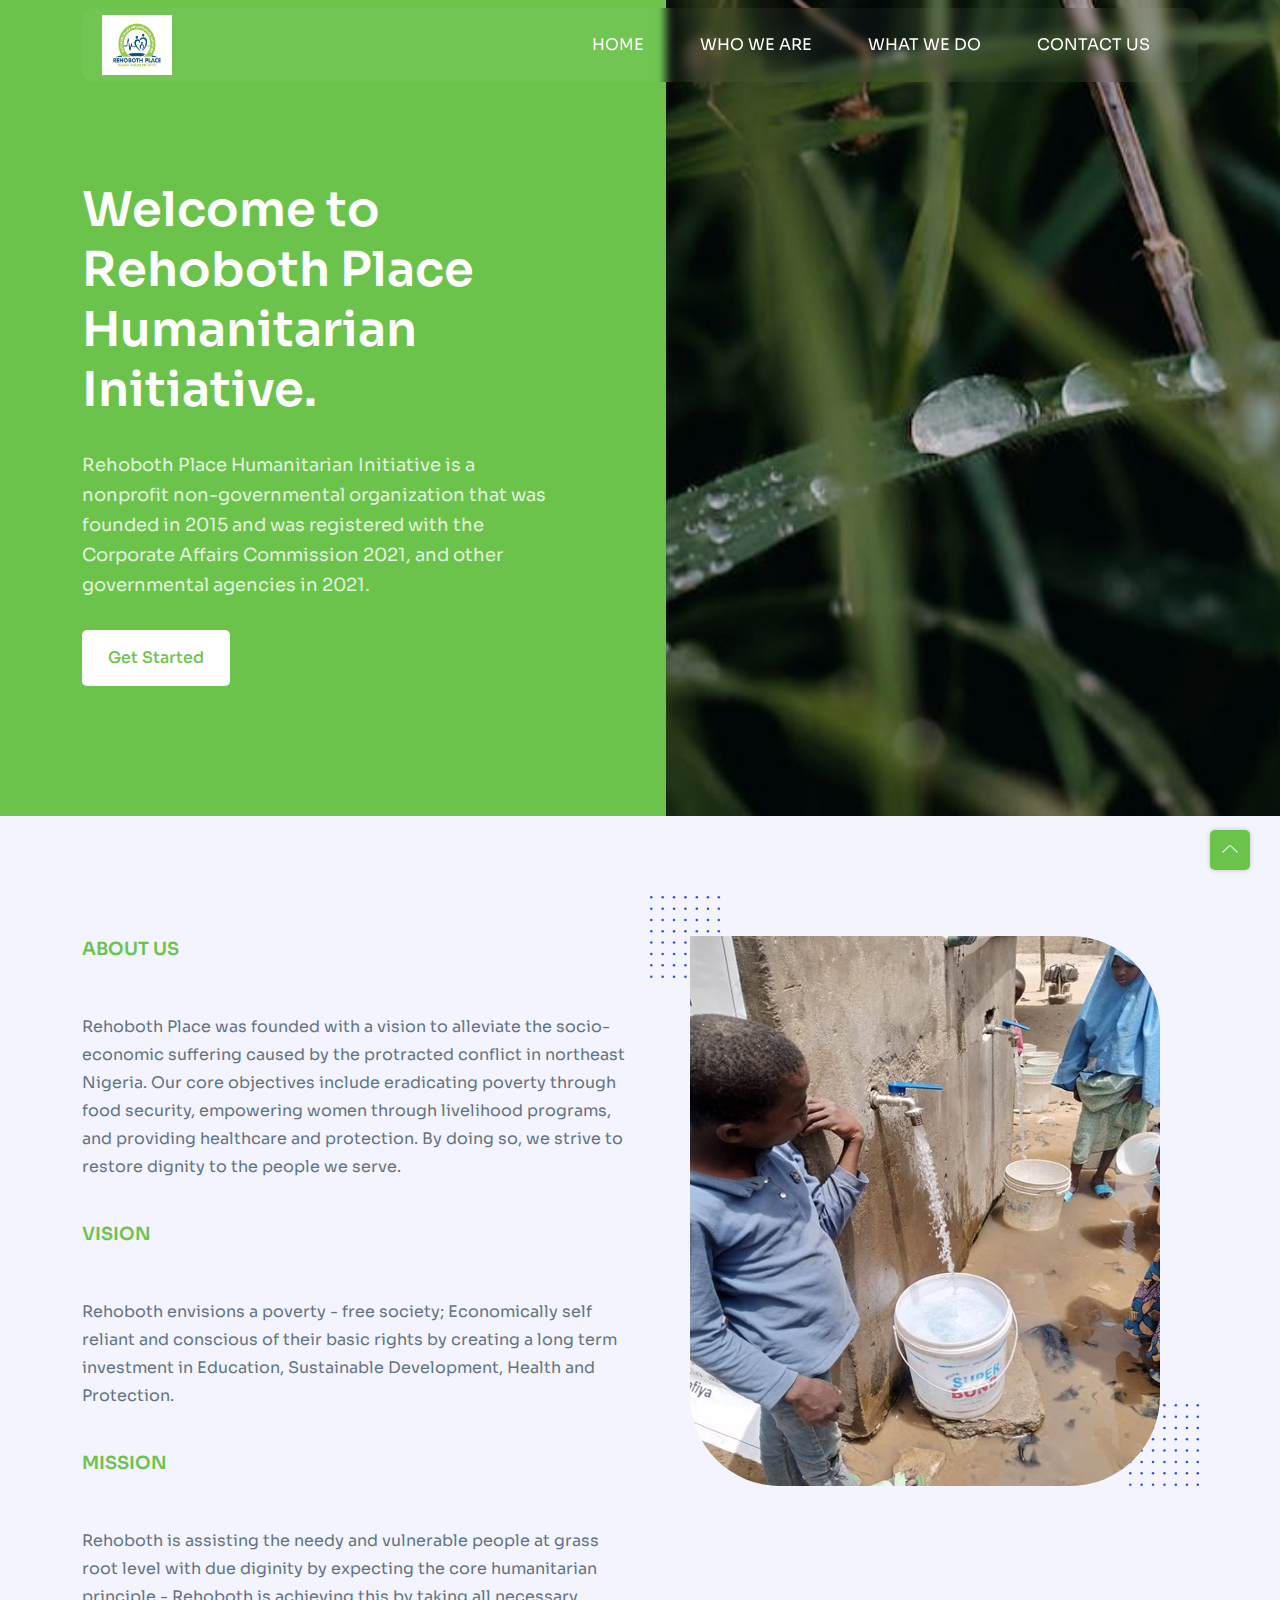
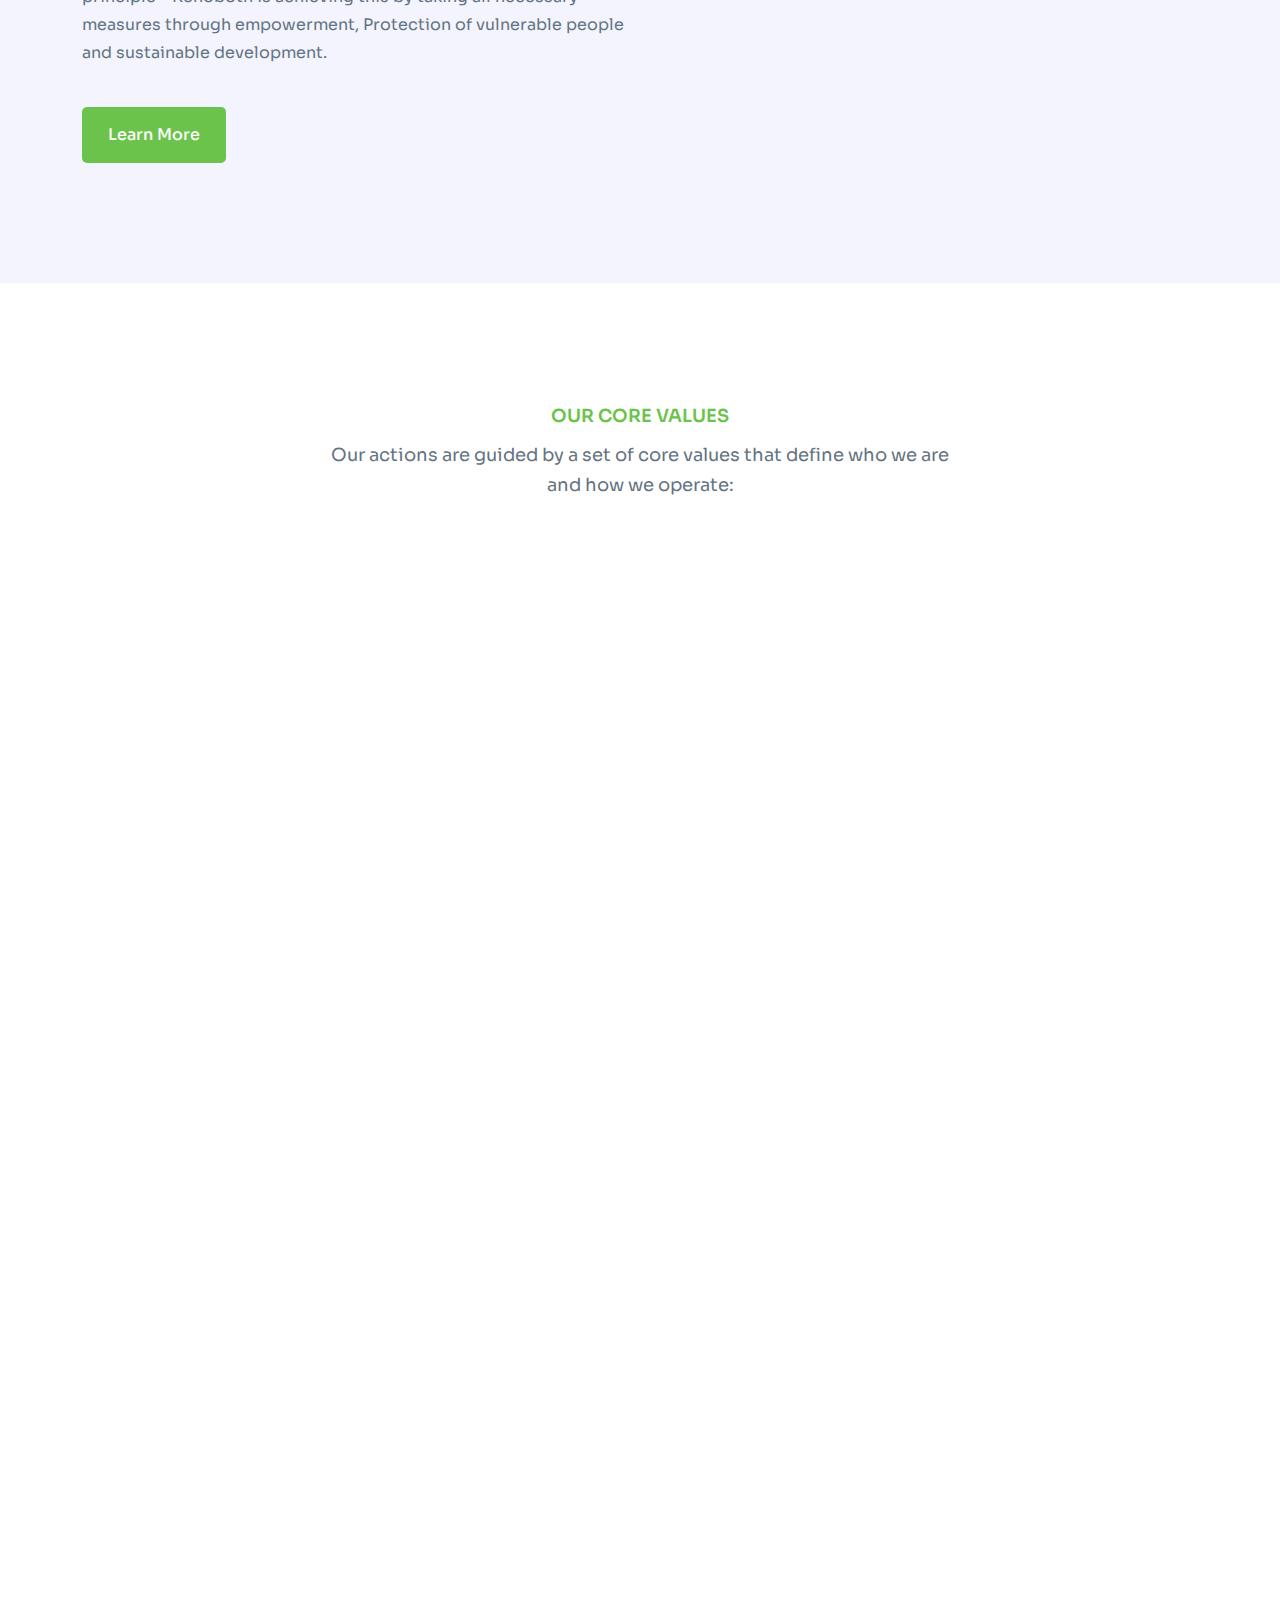
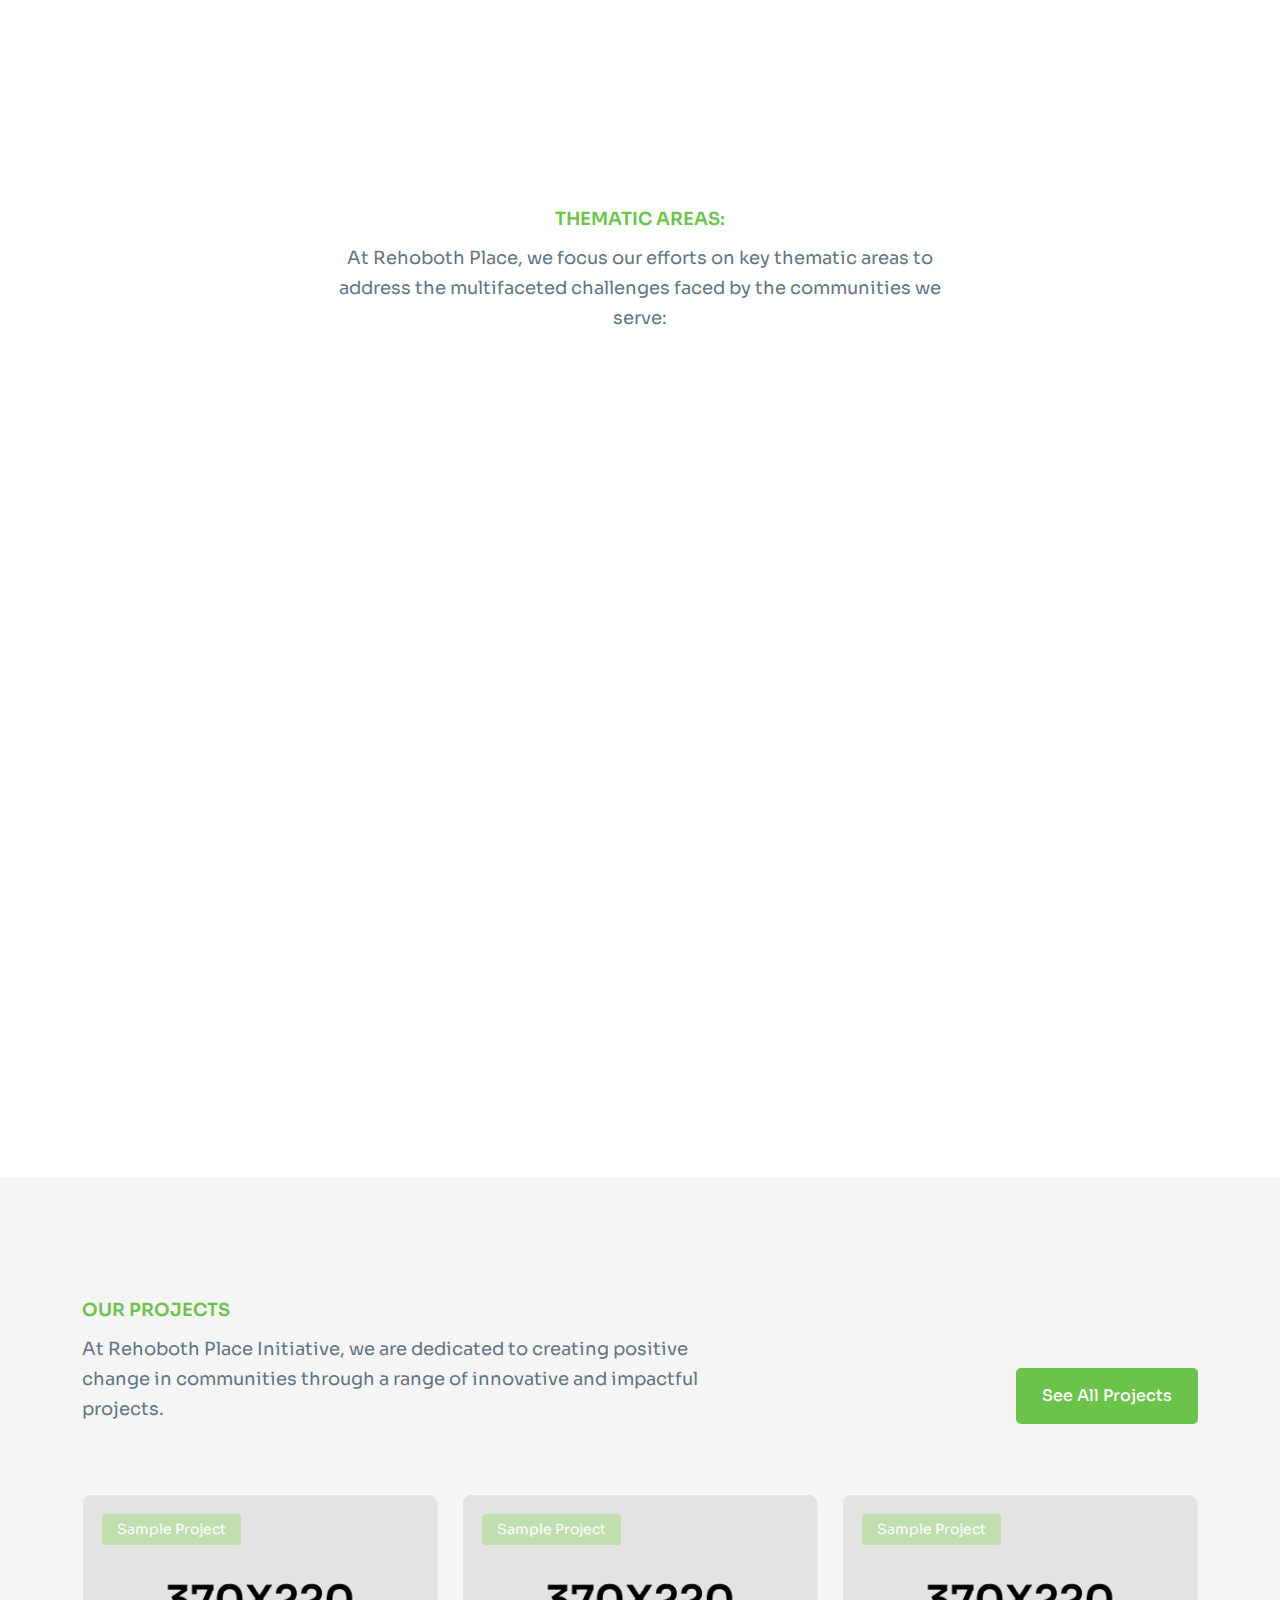
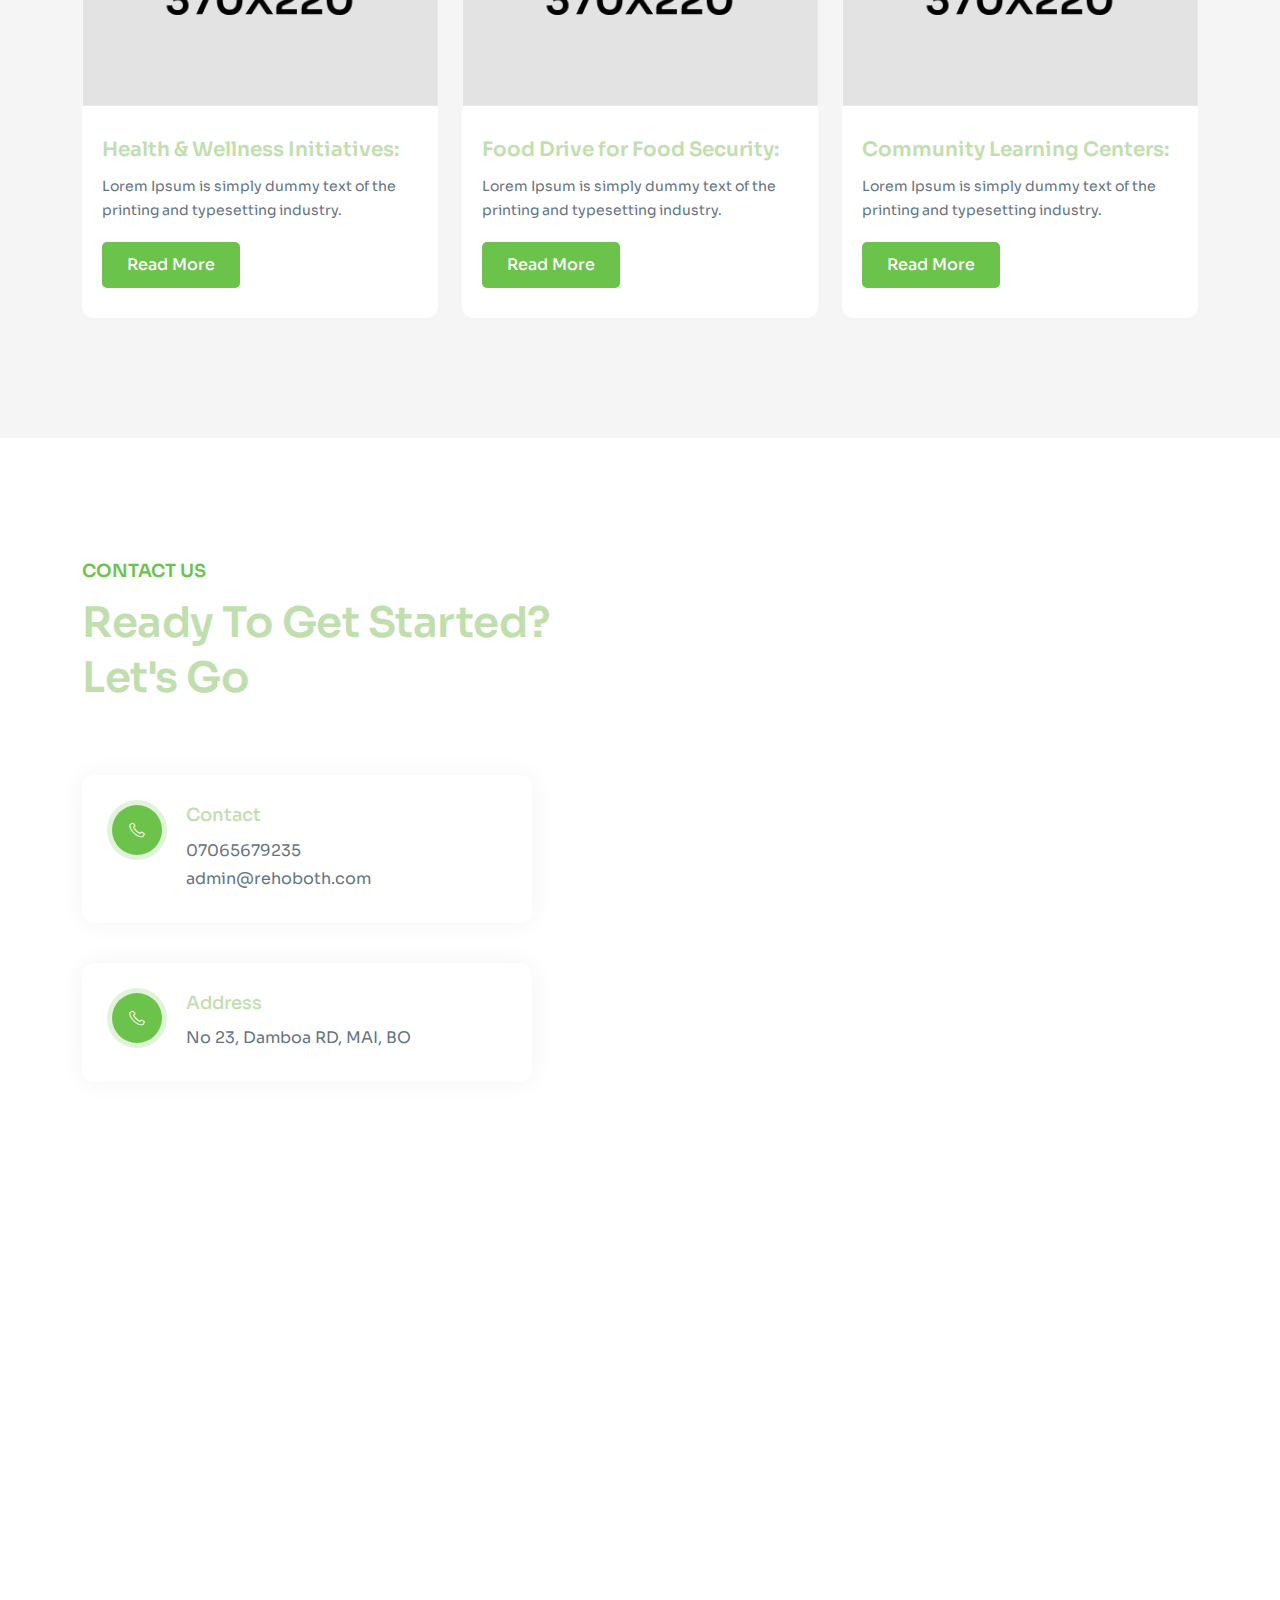
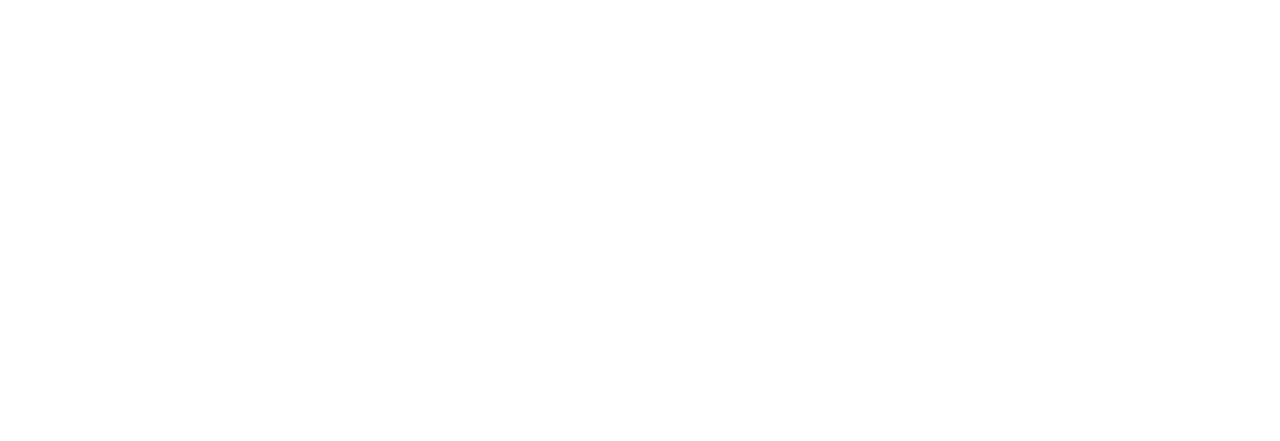
<file: index.html>
<!DOCTYPE html><html lang="en"><head>
    <meta charset="UTF-8">
    <meta http-equiv="X-UA-Compatible" content="IE=edge">
    <meta name="viewport" content="width=device-width, initial-scale=1.0">
    <title>Rehoboth| Place</title>

    <!--====== Favicon Icon ======-->
    <link rel="shortcut icon" href="assets/images/favicon-16x16.png" type="image/svg">

    <!-- ===== All CSS files ===== -->
    <link rel="stylesheet" href="assets/css/bootstrap.min.css">
    <link rel="stylesheet" href="assets/css/animate.css">
    <link rel="stylesheet" href="assets/css/glightbox.min.css">
    <link rel="stylesheet" href="assets/css/lineicons.css">
    <link rel="stylesheet" href="assets/css/styles.css">
  </head>
  <body>
    <!-- ====== Header Start ====== -->
    <header class="header">
      <div class="container">
        <div class="row">
          <div class="col-lg-12">
            <div class="navbar-wrapper">
              <nav class="navbar navbar-expand-lg">
                <a class="navbar-brand" href="index.html">
                  <img src="assets/images/logo/logo.jpeg" alt="Logo" width="70px" height="60px">
                 
                </a>
                <button class="navbar-toggler">
                  <span class="toggler-icon"> </span>
                  <span class="toggler-icon"> </span>
                  <span class="toggler-icon"> </span>
                </button>

                <div class="navbar-collapse">
                  <ul id="nav" class="navbar-nav ms-auto">
                    <li class="nav-item">
                      <a class="menu-scroll" href="#home">HOME</a>
                    </li>
                    <li class="nav-item">
                      <a class="menu-scroll" href="#about">WHO WE ARE</a>
                    </li>
                    <li class="nav-item">
                      <a class="menu-scroll" href="#services">WHAT WE DO</a>
                    </li>

                    <li class="nav-item">
                      <a class="menu-scroll" href="#contact">CONTACT US</a>
                    </li>
                  </ul>
                </div>
              </nav>
            </div>
          </div>
        </div>
      </div>
    </header>
    <!-- ====== Header End ====== -->

    <!-- ====== Hero Start ====== -->
    <section class="hero" id="home">
      <div class="container">
        <div class="row align-items-center">
          <div class="col-md-10 col-lg-6 col-xl-6">
            <div class="hero-content wow fadeInUp" data-wow-delay=".2s">
              <h1 class="hero-title">Welcome to Rehoboth Place Humanitarian Initiative.</h1>
              <p class="hero-desc">
                Rehoboth Place Humanitarian Initiative is a nonprofit non-governmental organization that was founded in 2015 and was registered with the Corporate Affairs Commission 2021, and other governmental agencies in 2021.
              </p>
              <a href="javascript:void(0)" class="main-btn">Get Started</a>
            </div>
          </div>
          <div class="col-lg-6 col-xl-6">
            <div class="hero-image wow fadeInUp" data-wow-delay=".25s">
              <div class="video-btn-wrapper">
                <a href="javascript:void(0)" class="video-btn glightbox">
                  <!-- <i class="lni lni-play"></i> -->
                </a>
              </div>
              <img src="assets/images/hero/hero-img-2.jpg" alt="hero-image" class="image">
            </div>
          </div>
        </div>
      </div>
    </section>
    <!-- ====== Hero End ====== -->

     <!-- ====== About Start ====== -->
     <section id="about" class="about">
      <div class="container">
        <div class="row">
          <div class="col-lg-6">
            <div class="about-content">
              <div class="section-title">
                <span>About Us</span>
                <!-- <h2>Welcome to Rehoboth Place Humanitarian Initiative.</h2> -->
              </div>
              <p>
                Rehoboth Place was founded with a vision to alleviate the socio-economic suffering caused by the protracted conflict
                 in northeast Nigeria. Our core objectives include eradicating poverty through food security, 
                 empowering women through livelihood programs, and providing healthcare and protection. 
                 By doing so, we strive to restore dignity to the people we serve.
              </p>

              <div class="section-title">
                <span>Vision</span>
                <!-- <h2>Welcome to Rehoboth Place Humanitarian Initiative.</h2> -->
              </div>
              <p>
                Rehoboth envisions a poverty - free society; Economically self reliant and conscious of their basic rights by creating a long term investment in Education, Sustainable Development, Health and Protection.

              </p>

              <div class="section-title">
                <span>Mission</span>
                <!-- <h2>Welcome to Rehoboth Place Humanitarian Initiative.</h2> -->
              </div>
              <p>
                Rehoboth is assisting the needy and vulnerable people at grass root level with due diginity by expecting the core humanitarian principle - Rehoboth is achieving this by taking all necessary measures through empowerment, Protection of vulnerable people and sustainable development.
              </p>

              <!-- <div class="section-title">
                <span>Vission</span>
                !-- <h2>Welcome to Rehoboth Place Humanitarian Initiative.</h2> --
              </div>
              <p>
              
                The main ‘thrust’ is to focus on educating attendees on how to
                best protect highly vulnerable business applications with
                interactive panel.
              </p> -->
              <a href="about-us.html" class="main-btn">Learn More</a>
            </div>
          </div>
          <div class="col-lg-6">
            <div class="about-image-wrapper">
              <div class="about-image text-center text-lg-end">
                <img src="assets/images/about/img1.jpg" alt="about" class="image">
                <img src="assets/images/about/dotted-shape.svg" alt="shape" class="shape shape-1">
                <img src="assets/images/about/dotted-shape.svg" alt="shape" class="shape shape-2">
              </div>
            </div>
          </div>
        </div>
      </div>
    </section>
    <!-- ====== About End ====== -->
    <!-- ====== Features Start ====== -->
    <section id="features" class="features">
      <div class="container">
        <div class="row">
          <div class="col-lg-12">
            <div class="section-title mx-auto text-center">
              <span>Our Core Values</span>
              <!-- <h2>Our Awesome Features</h2> -->
              <p>
                Our actions are guided by a set of core values that define who we are and how we operate:
              </p>
            </div>
          </div>
        </div>
        <div class="row justify-content-center">
          
          <div class="col-xl-4 col-md-6 col-sm-9">
            <div class="single-feature wow fadeInUp" data-wow-delay=".15s">
              <div class="feature-icon">
                <i class="lni lni-shield"></i>
              </div>
              <div class="feature-content">
                <h3 class="feature-title">Integrity</h3>
                <p class="feature-desc">
                  We operate transparently, building trust within the communities we serve.
                </p>
              </div>
            </div>
          </div>
          <div class="col-xl-4 col-md-6 col-sm-9">
            <div class="single-feature wow fadeInUp" data-wow-delay=".2s">
              <div class="feature-icon">
                <i class="lni lni-thumbs-up"></i>
              </div>
              <div class="feature-content">
                <h3 class="feature-title">Accountability</h3>
                <p class="feature-desc">
                  We take responsibility for our actions and the impact we have on the lives of others.
                </p>
              </div>
            </div>
          </div>

          <div class="col-xl-4 col-md-6 col-sm-9">
            <div class="single-feature wow fadeInUp" data-wow-delay=".2s">
              <div class="feature-icon">
                <i class="lni lni-customer"></i>
              </div>
              <div class="feature-content">
                <h3 class="feature-title">Respect </h3>
                <p class="feature-desc">
                  We treat everyone with dignity and respect, fostering diversity and inclusion.
                </p>
              </div>
            </div>
          </div>

          <div class="col-xl-4 col-md-6 col-sm-9">
            <div class="single-feature wow fadeInUp" data-wow-delay=".2s">
              <div class="feature-icon">
                <i class="lni lni-handshake"></i>
              </div>
              <div class="feature-content">
                <h3 class="feature-title">Sustainability</h3>
                <p class="feature-desc">
                  We're committed to fostering lasting change, in the areas we serve.
                </p>
              </div>
            </div>
          </div>

          <div class="col-xl-4 col-md-6 col-sm-9">
            <div class="single-feature wow fadeInUp" data-wow-delay=".2s">
              <div class="feature-icon">
                <i class="lni lni-heart-filled"></i>
              </div>
              <div class="feature-content">
                <h3 class="feature-title">Compassion</h3>
                <p class="feature-desc">
                  Our work is driven by a deep empathy for those in need.
                </p>
              </div>
            </div>
          </div>
          <div class="col-xl-4 col-md-6 col-sm-9">
            <div class="single-feature wow fadeInUp" data-wow-delay=".1s">
              <div class="feature-icon">
                <i class="lni lni-hand"></i>
              </div>
              <div class="feature-content">
                <h3 class="feature-title">Professionalism</h3>
                <p class="feature-desc">
                  We uphold the highest standards in our work and interactions.
                </p>
              </div>
            </div>
          </div>

          <div class="col-xl-4 col-md-6 col-sm-9">
            <div class="single-feature wow fadeInUp" data-wow-delay=".1s">
              <div class="feature-icon">
                <i class="lni lni-hand"></i>
              </div>
              <div class="feature-content">
                <h3 class="feature-title">Team Work</h3>
                <p class="feature-desc">
                 We are committed to fostering collaboration and synergy to achieve our common goals.
                </p>
              </div>
            </div>
          </div>
        </div>
      </div>
    </section>
    <!-- ====== Features End ====== -->

   

    <!-- ====== Services Start ====== -->
    <section id="services" class="features">
      <div class="container">
        <div class="row">
          <div class="col-lg-12">
            <div class="section-title mx-auto text-center">
              <span>Thematic Areas:</span>
              
              <p>
                At Rehoboth Place, we focus our efforts on key thematic areas to address the multifaceted challenges faced by the communities we serve:
              </p>
            </div>
          </div>
        </div>
        <div class="row justify-content-center">
          <div class="col-xl-4 col-md-6 col-sm-9">
            <div class="single-feature wow fadeInUp" data-wow-delay=".1s">
              <div class="feature-icon">
                <i class="lni lni-book"></i>
              </div>
              <div class="feature-content">
                <h3 class="feature-title">EDUCATION</h3>
                <p class="feature-desc">
                  Transformative learning for brighter futures, creating lasting impact through quality education.
                </p>
              </div>
            </div>
          </div>
          <div class="col-xl-4 col-md-6 col-sm-9">
            <div class="single-feature wow fadeInUp" data-wow-delay=".15s">
              <div class="feature-icon">
               <svg viewBox="0 0 48 48" fill="none" xmlns="http://www.w3.org/2000/svg"><g id="SVGRepo_bgCarrier" stroke-width="0"></g><g id="SVGRepo_tracerCarrier" stroke-linecap="round" stroke-linejoin="round"></g><g id="SVGRepo_iconCarrier"> <path fill-rule="evenodd" clip-rule="evenodd" d="M20.0713 26.9751C20.0714 26.9752 20.0715 26.9752 19.8915 27.9589L20.0715 26.9752L20.0891 26.9784L20.1065 26.9822L26.749 28.4445L26.792 28.4539L26.8332 28.4669L26.8333 28.4669L26.8336 28.467L26.8337 28.4671L26.834 28.4671L26.8347 28.4674L26.8447 28.4704L26.8911 28.4843C26.9334 28.4968 26.9975 28.5152 27.0802 28.5377C27.246 28.5828 27.4842 28.6435 27.7683 28.7043C28.345 28.8278 29.0724 28.9433 29.7514 28.9433C30.3676 28.9433 31.0142 29.1673 31.3636 29.795C31.6659 30.3381 31.5948 30.9346 31.4826 31.3439C31.3473 31.8376 31.0723 32.3544 30.7227 32.7979C31.2289 32.61 31.7824 32.3874 32.3766 32.1483L32.4399 32.1228C34.0645 31.4687 35.9886 30.694 37.6867 30.4184C39.6187 30.1048 41.0327 30.7896 41.6783 32.0263C42.2553 33.1313 42.1199 34.5819 41.2547 35.4526C41.0386 35.67 40.7098 35.8978 40.3801 36.1076C40.0278 36.3318 39.5939 36.5852 39.1116 36.8536C38.1458 37.3911 36.9501 38.0091 35.7496 38.6065C33.3721 39.7898 30.8806 40.94 30.0896 41.2243C28.7369 41.7104 27.1636 41.5547 25.718 41.4115C25.6738 41.4071 25.6298 41.4028 25.5858 41.3984C25.1541 41.3558 24.7222 41.3133 24.2803 41.2804C22.3522 41.1371 20.8747 40.6763 19.5091 40.2503L19.4849 40.2427C18.0158 39.7845 16.6732 39.3692 14.8702 39.298C14.6238 39.2883 14.121 39.2957 13.5301 39.3115C13.1948 40.602 12.0219 41.5548 10.6264 41.5548H8.94602C7.28916 41.5548 5.94601 40.2116 5.94601 38.5548V29.7739C5.94601 28.117 7.28916 26.7739 8.94601 26.7739H10.6264C11.7036 26.7739 12.6474 27.3412 13.1765 28.1933C14.448 27.7422 15.8267 27.2424 16.2658 27.046C16.6662 26.8669 17.1289 26.8061 17.5143 26.7842C17.9196 26.7612 18.3403 26.7771 18.7088 26.8051C19.0805 26.8333 19.4178 26.8754 19.6615 26.9102C19.7839 26.9276 19.8839 26.9434 19.9545 26.9551C19.9898 26.9609 20.0178 26.9657 20.0376 26.9692L20.061 26.9733L20.0679 26.9745L20.0701 26.9749L20.0709 26.9751L20.0713 26.9751ZM22.1749 33.3899L21.9988 34.3743L22.1868 32.39L27.5493 32.4537L27.5615 32.4538C27.566 32.4536 27.5736 32.4531 27.5842 32.4522C27.6212 32.4489 27.6951 32.4396 27.7996 32.413C28.0064 32.3604 28.3445 32.2372 28.7624 31.9444C28.9066 31.8433 29.0816 31.6674 29.2406 31.4407C29.3635 31.2653 29.4554 31.0901 29.5126 30.9398C28.7157 30.9169 27.934 30.7852 27.3495 30.66C27.0238 30.5903 26.7496 30.5205 26.5553 30.4676C26.458 30.4412 26.3803 30.4188 26.3257 30.4027C26.308 30.3975 26.2927 30.3929 26.2799 30.3891L19.6965 28.9399L19.6938 28.9394C19.6797 28.9369 19.6577 28.9332 19.6287 28.9284C19.5708 28.9188 19.4852 28.9053 19.3789 28.8901C19.1652 28.8596 18.8733 28.8233 18.5574 28.7993C18.2384 28.7751 17.913 28.7648 17.6275 28.781C17.3221 28.7983 17.149 28.8419 17.0824 28.8717C16.4377 29.1601 14.3212 29.9126 12.9327 30.4002L11.8024 30.7972L11.6139 29.6141C11.538 29.138 11.1238 28.7739 10.6264 28.7739H8.94601C8.39373 28.7739 7.94601 29.2216 7.94601 29.7739V38.5548C7.94601 39.1071 8.39373 39.5548 8.94602 39.5548H10.6264C11.1787 39.5548 11.6264 39.1071 11.6264 38.5548V38.3391V37.3729L12.592 37.3397C13.4963 37.3085 14.4964 37.2817 14.9492 37.2996C17.0292 37.3818 18.5893 37.8684 20.0538 38.3252L20.0804 38.3335C21.4521 38.7613 22.7407 39.1605 24.4286 39.286C24.8965 39.3207 25.3501 39.3655 25.777 39.4076L25.7821 39.4081C27.4068 39.5683 28.5315 39.659 29.4132 39.3421C30.0753 39.1042 32.4618 38.0088 34.8585 36.816C36.0452 36.2254 37.2107 35.6227 38.139 35.106C38.6038 34.8473 39.0002 34.6151 39.3063 34.4203C39.635 34.2112 39.7927 34.0865 39.8361 34.0428C40.0088 33.869 40.1329 33.3875 39.9055 32.9519C39.7468 32.648 39.2926 32.1839 38.0071 32.3926C36.5522 32.6287 34.8238 33.3191 33.1235 34.0036L33.1024 34.012C32.2616 34.3505 31.4255 34.6871 30.6857 34.9311C29.9704 35.167 29.2044 35.3669 28.5507 35.3282C27.6098 35.2725 25.9506 35.0285 24.5728 34.8082C23.8738 34.6965 23.2309 34.5881 22.7629 34.5077C22.5288 34.4675 22.3382 34.4342 22.2059 34.4109L22.0531 34.384L22.0129 34.3768L22.0025 34.375L21.9998 34.3745L21.9991 34.3744L21.9989 34.3743L22.1749 33.3899ZM29.579 30.6665C29.5791 30.6665 29.5792 30.6673 29.5792 30.669L29.579 30.6665Z" fill="#ffffff"></path> <path fill-rule="evenodd" clip-rule="evenodd" d="M24.288 14.3844L23.5 15L22.7216 14.3723L23.5124 13.3916L24.288 14.3844ZM23.4905 16.6814C23.36 16.8661 23.2225 17.0663 23.0854 17.2746C22.7852 17.731 22.4992 18.2083 22.2919 18.6395C22.0678 19.1057 22 19.3891 22 19.5C22 20.3477 22.6523 21 23.5 21C24.3477 21 25 20.3477 25 19.5C25 19.4219 24.9391 19.1575 24.7098 18.6851C24.5009 18.2548 24.213 17.7717 23.9113 17.3071C23.7687 17.0875 23.6257 16.8761 23.4905 16.6814ZM23.5 15C22.7216 14.3723 22.7217 14.3721 22.7216 14.3723L22.7187 14.3759L22.7122 14.3839L22.689 14.4131C22.6691 14.4381 22.6405 14.4743 22.6046 14.5203C22.5327 14.6123 22.431 14.7441 22.3094 14.9063C22.0669 15.2296 21.7416 15.6782 21.4146 16.1754C21.0898 16.669 20.7508 17.2292 20.4894 17.773C20.2447 18.2818 20 18.911 20 19.5C20 21.4523 21.5477 23 23.5 23C25.4523 23 27 21.4523 27 19.5C27 18.9281 26.7484 18.305 26.509 17.8117C26.2491 17.2764 25.912 16.7158 25.5887 16.2179C25.2631 15.7164 24.9392 15.2599 24.6977 14.9298C24.5765 14.7643 24.4753 14.6295 24.4039 14.5354C24.3681 14.4883 24.3398 14.4513 24.3201 14.4258L24.2971 14.3961L24.2908 14.3879L24.288 14.3844C24.2879 14.3843 24.288 14.3844 23.5 15Z" fill="#ffffff"></path> <path fill-rule="evenodd" clip-rule="evenodd" d="M35.3 7.39992L34.5 7.99992L33.7 7.39992L34.5 6.33325L35.3 7.39992ZM34.5 9.71617C34.1012 10.2894 33.5998 11.034 33.0996 11.8398C32.5478 12.7289 32.0088 13.6744 31.6111 14.5362C31.1959 15.4358 31 16.1088 31 16.4999C31 18.4476 32.5523 19.9999 34.5 19.9999C36.4477 19.9999 38 18.4476 38 16.4999C38 16.1088 37.8041 15.4358 37.3889 14.5362C36.9912 13.6744 36.4522 12.7289 35.9004 11.8398C35.4002 11.034 34.8988 10.2894 34.5 9.71617ZM34.5 7.99992C33.7 7.39992 33.7001 7.39979 33.7 7.39992L33.6958 7.40554L33.6852 7.41978L33.6455 7.47321C33.6112 7.51963 33.5614 7.5873 33.4983 7.67389C33.3722 7.84701 33.1929 8.09603 32.9781 8.40231C32.5492 9.01393 31.9756 9.85827 31.4004 10.7851C30.8272 11.7085 30.2412 12.7316 29.7952 13.698C29.3666 14.6265 29 15.6411 29 16.4999C29 19.5522 31.4477 21.9999 34.5 21.9999C37.5523 21.9999 40 19.5522 40 16.4999C40 15.6411 39.6334 14.6265 39.2048 13.698C38.7588 12.7316 38.1728 11.7085 37.5996 10.7851C37.0244 9.85827 36.4508 9.01393 36.0219 8.40231C35.8071 8.09603 35.6278 7.84701 35.5017 7.67389C35.4386 7.5873 35.3888 7.51963 35.3545 7.47321L35.3148 7.41978L35.3042 7.40554L35.3 7.39992C35.2999 7.39979 35.3 7.39992 34.5 7.99992Z" fill="#ffffff"></path> </g></svg>
              </div>
              <div class="feature-content">
                <h3 class="feature-title">WASH </h3>
                <p class="feature-desc">
                  Health-focused initiatives ensuring clean water, sanitation, and hygiene for community well-being.
                </p>
              </div>
            </div>
          </div>
          <div class="col-xl-4 col-md-6 col-sm-9">
            <div class="single-feature wow fadeInUp" data-wow-delay=".2s">
              <div class="feature-icon">
                <svg fill="#ffffff" version="1.1" id="Capa_1" xmlns="http://www.w3.org/2000/svg" xmlns:xlink="http://www.w3.org/1999/xlink" width="64px" height="64px" viewBox="0 0 405.984 405.984" xml:space="preserve" stroke="#ffffff"><g id="SVGRepo_bgCarrier" stroke-width="0"></g><g id="SVGRepo_tracerCarrier" stroke-linecap="round" stroke-linejoin="round"></g><g id="SVGRepo_iconCarrier"> <g> <g> <path d="M182.22,227.193c5.549,3.726,10.787,7.247,14.193,11.027c1.656,1.842,4.018,2.894,6.492,2.894c0.008,0,0.014,0,0.023,0 c2.486-0.007,4.848-1.071,6.5-2.927c3.328-3.734,8.564-7.244,14.109-10.961c13.729-9.204,30.816-20.659,30.816-43.347 c0-17.234-14.021-31.256-31.255-31.256c-7.078,0-13.729,2.287-19.239,6.615l-0.866,0.682l-0.867-0.682 c-5.508-4.327-12.16-6.614-19.238-6.614c-17.234,0-31.256,14.022-31.256,31.256C151.632,206.648,168.591,218.04,182.22,227.193z"></path> <path d="M402.343,253.12c-27.2-5.271-53.047-8.969-79.012-11.306c-5.164-0.465-10.393-0.7-15.543-0.7 c-3.146,0-6.24,0.085-9.283,0.246v-26.736c4.379-2.044,8.396-4.854,11.871-8.325c16.262-16.262,16.262-42.722,0-58.983 l-77.889-77.889c-7.877-7.878-18.351-12.217-29.494-12.217c-11.144,0-21.617,4.339-29.492,12.216l-77.891,77.89 c-16.262,16.263-16.26,42.723,0,58.979c3.471,3.475,7.49,6.284,11.871,8.328v54.223c0,0.244,0.012,0.484,0.016,0.728 c-26.27-6.445-61.684-15.083-71.59-17.255c-3.578-0.785-7.213-1.184-10.803-1.184c-12.893,0-23.371,5.123-24.916,12.18 c-0.744,3.41,0.105,10.097,14.213,16.576l123.707,52.1c4.131,1.525,8.371,3.292,12.863,5.16 c13.734,5.716,27.938,11.627,41.135,11.626c5.49,0,10.746-0.572,16.063-1.748c9.576-2.119,33.762-9.283,59.367-16.867 c24.926-7.383,50.699-15.019,61.012-17.339c8.093-1.821,16.433-2.707,25.498-2.707c15.629,0,30.968,2.628,46.609,5.557 l5.328,0.996v-62.843L402.343,253.12z M138.671,296.694c2.811,8.687,14.416,12.559,37.631,12.559 c15.518,0,34.684-1.723,54.975-3.547c3.262-0.293,6.575-0.591,9.918-0.886c-27.748,7.471-51.424,11.255-70.484,11.255 c-21.891,0-36.17-5.086-40.207-14.324c-2.852-6.524-0.15-14.735,7.607-23.116l1.15-1.244l-1.645-0.406 c-0.158-0.039-3.197-0.789-8.139-2.006c-0.609-1.938-0.955-3.992-0.955-6.131v-61.662c0-4.895-3.377-9.143-8.146-10.249 c-3.723-0.863-7.141-2.769-9.887-5.517c-8.061-8.058-8.061-21.17-0.002-29.228l77.893-77.891 c3.902-3.903,9.092-6.053,14.613-6.053c5.521,0,10.711,2.15,14.612,6.055l77.892,77.889c8.059,8.058,8.059,21.17,0.002,29.227 c-2.75,2.75-6.17,4.658-9.889,5.52c-4.771,1.104-8.146,5.353-8.146,10.249v36.531c-20.75,3.52-39.389,10.096-57.604,16.526 c-7.509,2.649-18.473,5.3-30.084,8.106c-16.945,4.096-34.469,8.33-42.73,12.998C139.563,285.576,136.745,290.739,138.671,296.694z "></path> </g> </g> </g></svg>
              </div>
              <div class="feature-content">
                <h3 class="feature-title">SHELTER/NFI</h3>
                <p class="feature-desc">
                  Essential items, shelter solutions, fostering well-being for displaced communities in crisis.
                </p>
              </div>
            </div>
          </div>
          <div class="col-xl-4 col-md-6 col-sm-9">
            <div class="single-feature wow fadeInUp" data-wow-delay=".1s">
              <div class="feature-icon">
                <svg fill="#ffffff" height="64px" width="64px" version="1.1" id="Capa_1" xmlns="http://www.w3.org/2000/svg" xmlns:xlink="http://www.w3.org/1999/xlink" viewBox="0 0 490 490" xml:space="preserve" stroke="#ffffff"><g id="SVGRepo_bgCarrier" stroke-width="0"></g><g id="SVGRepo_tracerCarrier" stroke-linecap="round" stroke-linejoin="round"></g><g id="SVGRepo_iconCarrier"> <g> <g> <path d="M329.5,428.6c-5.4,0-9.7,4.3-9.7,9.7c0,17.9-14.8,32.6-32.6,32.6s-32.6-14.8-32.6-32.6V261.9H471 c0-121.6-96-220.7-216.4-225.8c0,0,0,0,0-0.4v-26c0.4-5.4-3.9-9.7-9.3-9.7s-9.7,4.3-9.7,9.7v26.4c0,0,0,0,0,0.4 C115,41.6,19,140.7,19,262.3h216.4v176c0,28.4,23.3,51.7,51.7,51.7s51.7-23.3,51.7-51.7C338.8,432.9,334.6,428.6,329.5,428.6z M178.7,148.6L178.7,148.6c0-8.5,6.9-15.3,15.3-15.3h36V97.7c0-8.5,6.9-15.3,15.3-15.3l0,0c8.5,0,15.3,6.9,15.3,15.3v35.9h35.9 c8.5,0,15.3,6.9,15.3,15.3l0,0c0,8.5-6.9,15.3-15.3,15.3h-36.3v35.9c0,8.5-6.9,15.3-15.3,15.3l0,0c-8.5,0-15.3-6.9-15.3-15.3V164 H194C185.6,164,178.7,157.1,178.7,148.6z"></path> </g> </g> </g></svg>
              </div>
              <div class="feature-content">
                <h3 class="feature-title">PROTECTION</h3>
                <p class="feature-desc">
                  Safeguarding rights, providing refuge, and ensuring dignity for vulnerable populations in need.
                </p>
              </div>
            </div>
          </div>
  
          <div class="col-xl-4 col-md-6 col-sm-9">
            <div class="single-feature wow fadeInUp" data-wow-delay=".2s">
              <div class="feature-icon">
                <!-- <i class="lni lni-reload"></i> -->
                <svg width="64px" height="64px" viewBox="-102.4 -102.4 1228.80 1228.80" fill="#ffffff" class="icon" version="1.1" xmlns="http://www.w3.org/2000/svg" stroke="#ffffff"><g id="SVGRepo_bgCarrier" stroke-width="0"></g><g id="SVGRepo_tracerCarrier" stroke-linecap="round" stroke-linejoin="round"></g><g id="SVGRepo_iconCarrier"><path d="M166.38686 994.64729l-13.925472-139.937337c0-12.833278 16.382908-1.433504 37.066329-1.433505 20.546897 0 37.134591-11.399773 37.134591 1.433505l-11.60456 136.455969c0 29.830545-48.670889 17.679888-48.670888 3.481368z m-59.592828-455.513099C4.878693 493.057263 13.138409 420.562896 13.138409 420.562896c-12.833278 25.598293 14.471569 248.883674 120.755683 248.883674 47.510433 0.068262 87.44377-78.842744-27.10006-130.312379z m0-157.75375C4.878693 335.440037 13.138409 262.94567 13.138409 262.94567c-12.833278 25.530031 14.471569 248.883674 120.755683 248.883675 47.510433 0 87.44377-78.842744-27.10006-130.448904z m0-153.043663C4.878693 182.60116 13.138409 109.902007 13.138409 109.902007c-12.833278 25.598293 14.471569 248.815412 120.755683 248.815412 47.510433 0 87.44377-78.637957-27.10006-130.380641z m141.30258 441.178054c106.215852 0 133.452437-223.285381 120.755683-248.883674 0 0 8.259716 72.494367-93.792147 118.571295-114.407306 51.401373-74.610493 130.312379-26.963536 130.312379z m-141.30258 31.264049C4.878693 654.701953 13.138409 582.207586 13.138409 582.207586c-12.833278 25.598293 14.471569 248.883674 120.755683 248.883675 47.510433 0 87.44377-78.842744-27.10006-130.31238z m141.30258 130.31238c106.215852 0 133.452437-223.285381 120.755683-248.883675 0 0 8.259716 72.494367-93.792147 118.571295-114.407306 51.469635-74.610493 130.312379-26.963536 130.31238z m0-319.261916c106.215852 0 133.452437-223.353643 120.755683-248.883675 0 0 8.259716 72.494367-93.792147 118.434771-114.407306 51.60616-74.610493 130.448903-26.963536 130.448904z m0-153.111926c106.215852 0 133.452437-223.217119 120.755683-248.815412 0 0 8.259716 72.630891-93.792147 118.366508-114.407306 51.810946-74.610493 130.448903-26.963536 130.448904zM198.401792 240.282648C311.102545 240.282648 192.189939 0 192.189939 0c-14.335044 22.59476-106.488901 240.282648 6.211853 240.282648zM503.055615 1013.419372l67.989067-118.980868c5.392707-11.468035-14.403306-8.327978-32.970602-16.860743-18.840344-8.737551-28.943137-26.007866-34.267582-14.335044l-46.349976 132.633291c-6.007066 12.969802 32.970602 44.438637 45.599093 17.543364z m92.222118-455.649623c-72.90394-84.713286-34.950203-146.968335-34.950203-146.968336-22.458236 17.74815-91.607759 231.886408 4.573562 276.598094 43.141657 20.069062 112.632491-34.608893 30.376641-129.629758z m66.487301-143.213919c-72.90394-84.508499-34.950203-146.763549-34.950203-146.763549-22.458236 17.74815-91.744284 231.818145 4.5053 276.666355 43.209919 20.0008 112.632491-34.540631 30.444903-129.902806z m64.5077-138.640358C653.095746 191.543497 691.32253 129.015399 691.32253 129.015399c-22.526498 17.74815-91.744284 231.749883 4.573562 276.598093 43.141657 19.932538 112.495967-34.472369 30.376642-129.69802z m-57.613226 459.745351c96.317845 44.575162 215.093927-146.285714 214.274782-174.955803 0 0-23.004333 69.286048-134.954203 67.989067-125.534031-1.365242-122.530498 86.761149-79.320579 106.966736z m-141.370842-31.400574c-73.040464-84.645024-35.086728-146.831811-35.086727-146.831811-22.389974 17.74815-91.607759 231.818145 4.641823 276.393307 43.278181 20.069062 112.564229-34.472369 30.444904-129.561496z m73.24525 177.822812c96.249583 44.779948 215.093927-146.285714 214.343044-174.887541 0 0-23.072595 69.286048-134.954203 67.989068-125.534031-1.29698-122.530498 86.897673-79.388841 106.898473z m134.544631-289.499633c96.317845 44.711686 215.093927-146.422239 214.274781-174.887541 0 0-23.004333 69.217785-134.88594 67.989067-125.602293-1.365242-122.59876 86.965936-79.388841 106.898474z m64.507699-138.913406c96.317845 44.84821 215.025665-146.14919 214.20652-174.819279 0 0-23.140857 69.490834-134.885941 67.989068-125.534031-1.29698-122.462236 86.897673-79.320579 106.830211z m4.710086-128.40104c102.188387 47.442171 95.566962-220.486634 95.566962-220.486634-22.458236 14.608093-197.687088 172.976202-95.566962 220.486634z"></path></g></svg>
              </div>
              <div class="feature-content">
                <h3 class="feature-title">FOOD SECURITY</h3>
                <p class="feature-desc">
                  Eradicating hunger, sustainable solutions breaking the cycle of malnutrition, promoting well-being.
                </p>
              </div>
            </div>
          </div>
        </div>
      </div>
    </section>
    <!-- ====== Services End ====== -->

    <!-- ====== Testimonial Start ====== -->
    <!-- <section id="testimonial" class="testimonials">
      <div class="container">
        <div class="row">
          <div class="col-lg-12">
            <div class="section-title mx-auto text-center">
              <span>Testimonial</span>
              <h2>Our Customers Says</h2>
              <p>
                There are many variations of passages of Lorem Ipsum available
                but the majority have suffered alteration in some form.
              </p>
            </div>
          </div>
        </div>

        <div class="row">
          <div class="col-lg-4 col-md-6">
            <div class="single-testimonial">
              <div class="testimonial-content">
                <p>
                  We Crafted an awesome design library matter you're buildi
                  business presentation websit or a complex web application our
                  design blocks can easily.
                </p>
              </div>
              <div class="testimonial-info">
                <h4>Margin Gesmu</h4>
                <p>Founder @Lineicons</p>
              </div>
              <div class="testimonial-quote">
                <i class="lni lni-quotation"></i>
              </div>
            </div>
          </div>
          <div class="col-lg-4 col-md-6">
            <div class="single-testimonial">
              <div class="testimonial-content">
                <p>
                  We Crafted an awesome design library matter you're buildi
                  business presentation websit or a complex web application our
                  design blocks can easily.
                </p>
              </div>
              <div class="testimonial-info">
                <h4>John Doe</h4>
                <p>Founder @Ayroui</p>
              </div>
              <div class="testimonial-quote">
                <i class="lni lni-quotation"></i>
              </div>
            </div>
          </div>
          <div class="col-lg-4 col-md-6">
            <div class="single-testimonial">
              <div class="testimonial-content">
                <p>
                  We Crafted an awesome design library matter you're buildi
                  business presentation websit or a complex web application our
                  design blocks can easily.
                </p>
              </div>
              <div class="testimonial-info">
                <h4>Jonathon Smith</h4>
                <p>Founder @Pagebulb</p>
              </div>
              <div class="testimonial-quote">
                <i class="lni lni-quotation"></i>
              </div>
            </div>
          </div>
        </div>
      </div>
    </section> -->
    <!-- ====== Testimonial End ====== -->

    <!-- ====== Pricing Start ====== -->
    <!-- <section id="pricing" class="pricing">
      <div class="container">
        <div class="row">
          <div class="col-lg-12">
            <div class="section-title mx-auto text-center">
              <span>Pricing</span>
              <h2>Our Pricing Plans</h2>
              <p>
                There are many variations of passages of Lorem Ipsum available
                but the majority have suffered alteration in some form.
              </p>
            </div>
          </div>
        </div>

        <div class="row align-items-center justify-content-center">
          <div class="col-lg-4 col-md-6 col-sm-10">
            <div class="single-pricing first-item wow fadeInUp" data-wow-delay=".15s">
              <div class="pricing-header">
                <h3>STARTING FROM</h3>
                <h4>$ 19.99/mo</h4>
              </div>
              <div class="pricing-body">
                <ul>
                  <li>5 User</li>
                  <li>All UI components</li>
                  <li>Lifetime access</li>
                  <li>Free updates</li>
                  <li>Use on 1 (one) project</li>
                  <li>4 Months support</li>
                </ul>
              </div>
              <div class="pricing-footer">
                <a href="javascript:void(0)" class="main-btn border-btn">
                  Purchase Now
                </a>
              </div>
            </div>
          </div>
          <div class="col-lg-4 col-md-6 col-sm-10">
            <div class="single-pricing active wow fadeInUp" data-wow-delay=".1s">
              <div class="pricing-header">
                <h3>STARTING FROM</h3>
                <h4>$ 30.99/mo</h4>
              </div>
              <div class="pricing-body">
                <ul>
                  <li>5 User</li>
                  <li>All UI components</li>
                  <li>Lifetime access</li>
                  <li>Free updates</li>
                  <li>Use on 1 (one) project</li>
                  <li>4 Months support</li>
                </ul>
              </div>
              <div class="pricing-footer">
                <a href="javascript:void(0)" class="main-btn"> Purchase Now </a>
              </div>
            </div>
          </div>
          <div class="col-lg-4 col-md-6 col-sm-10">
            <div class="single-pricing last-item wow fadeInUp" data-wow-delay=".15s">
              <div class="pricing-header">
                <h3>STARTING FROM</h3>
                <h4>$ 70.99/mo</h4>
              </div>
              <div class="pricing-body">
                <ul>
                  <li>5 User</li>
                  <li>All UI components</li>
                  <li>Lifetime access</li>
                  <li>Free updates</li>
                  <li>Use on 1 (one) project</li>
                  <li>4 Months support</li>
                </ul>
              </div>
              <div class="pricing-footer">
                <a href="javascript:void(0)" class="main-btn border-btn">
                  Purchase Now
                </a>
              </div>
            </div>
          </div>
        </div>
      </div>
    </section> -->
    <!-- ====== Pricing End ====== -->

    <!-- ====== FAQ Start ====== -->
    <!-- <section id="faq" class="faq">
      <div class="container">
        <div class="row">
          <div class="col-lg-12">
            <div class="section-title text-center mx-auto">
              <span>FAQ</span>
              <h2>Any Questions? Answered</h2>
              <p>
                There are many variations of passages of Lorem Ipsum available
                but the majority have suffered alteration in some form.
              </p>
            </div>
          </div>
        </div>

        <div class="row">
          <div class="col-lg-6">
            <div class="single-faq wow fadeInUp" data-wow-delay=".1s">
              <div class="faq-icon">
                <i class="lni lni-question-circle"></i>
              </div>
              <div class="faq-content">
                <h4>How to use UIdeck?</h4>
                <p>
                  Rehobothhas been the industry's standard when an printer took a
                  galley of type and scrambled it to make a type specimen book.
                </p>
              </div>
            </div>
            <div class="single-faq wow fadeInUp" data-wow-delay=".15s">
              <div class="faq-icon">
                <i class="lni lni-question-circle"></i>
              </div>
              <div class="faq-content">
                <h4>How to use UIdeck?</h4>
                <p>
                  Rehobothhas been the industry's standard when an printer took a
                  galley of type and scrambled it to make a type specimen book.
                </p>
              </div>
            </div>
            <div class="single-faq wow fadeInUp" data-wow-delay=".2s">
              <div class="faq-icon">
                <i class="lni lni-question-circle"></i>
              </div>
              <div class="faq-content">
                <h4>How to use UIdeck?</h4>
                <p>
                  Rehobothhas been the industry's standard when an printer took a
                  galley of type and scrambled it to make a type specimen book.
                </p>
              </div>
            </div>
          </div>
          <div class="col-lg-6">
            <div class="single-faq wow fadeInUp" data-wow-delay=".1s">
              <div class="faq-icon">
                <i class="lni lni-question-circle"></i>
              </div>
              <div class="faq-content">
                <h4>How to use UIdeck?</h4>
                <p>
                  Rehobothhas been the industry's standard when an printer took a
                  galley of type and scrambled it to make a type specimen book.
                </p>
              </div>
            </div>
            <div class="single-faq wow fadeInUp" data-wow-delay=".15s">
              <div class="faq-icon">
                <i class="lni lni-question-circle"></i>
              </div>
              <div class="faq-content">
                <h4>How to use UIdeck?</h4>
                <p>
                  Rehobothhas been the industry's standard when an printer took a
                  galley of type and scrambled it to make a type specimen book.
                </p>
              </div>
            </div>
            <div class="single-faq wow fadeInUp" data-wow-delay=".2s">
              <div class="faq-icon">
                <i class="lni lni-question-circle"></i>
              </div>
              <div class="faq-content">
                <h4>How to use UIdeck?</h4>
                <p>
                  Rehobothhas been the industry's standard when an printer took a
                  galley of type and scrambled it to make a type specimen book.
                </p>
              </div>
            </div>
          </div>
        </div>
      </div>
    </section> -->
    <!-- ====== FAQ End ====== -->

    <!-- ====== Team Start ====== -->
    <!-- <section id="team" class="team">
      <div class="container">
        <div class="row">
          <div class="col-lg-12">
            <div class="section-title mx-auto text-center">
              <span>Our Team</span>
              <h2>Meet The Team</h2>
              <p>
                There are many variations of passages of Lorem Ipsum available
                but the majority have suffered alteration in some form.
              </p>
            </div>
          </div>
        </div>

        <div class="row">
          <div class="col-xl-3 col-lg-3 col-sm-6">
            <div class="single-team wow fadeInUp" data-wow-delay=".1s">
              <div class="team-image-wrapper">
                <div class="team-image">
                  <img src="assets/images/team/team-01.png" alt="team">
                </div>
              </div>
              <div class="team-info">
                <h5>Adveen Desuza</h5>
                <h6>UI Designer</h6>
              </div>
              <ul class="team-socials">
                <li>
                  <a href="javascript:void(0)">
                    <i class="lni lni-facebook-filled"></i>
                  </a>
                </li>
                <li>
                  <a href="javascript:void(0)">
                    <i class="lni lni-twitter-filled"></i>
                  </a>
                </li>
                <li>
                  <a href="javascript:void(0)">
                    <i class="lni lni-instagram-filled"></i>
                  </a>
                </li>
              </ul>
            </div>
          </div>
          <div class="col-xl-3 col-lg-3 col-sm-6">
            <div class="single-team wow fadeInUp" data-wow-delay=".15s">
              <div class="team-image-wrapper">
                <div class="team-image">
                  <img src="assets/images/team/team-02.png" alt="team">
                </div>
              </div>
              <div class="team-info">
                <h5>Jezmin uniya</h5>
                <h6>Product Designer</h6>
              </div>
              <ul class="team-socials">
                <li>
                  <a href="javascript:void(0)">
                    <i class="lni lni-facebook-filled"></i>
                  </a>
                </li>
                <li>
                  <a href="javascript:void(0)">
                    <i class="lni lni-twitter-filled"></i>
                  </a>
                </li>
                <li>
                  <a href="javascript:void(0)">
                    <i class="lni lni-instagram-filled"></i>
                  </a>
                </li>
              </ul>
            </div>
          </div>
          <div class="col-xl-3 col-lg-3 col-sm-6">
            <div class="single-team wow fadeInUp" data-wow-delay=".2s">
              <div class="team-image-wrapper">
                <div class="team-image">
                  <img src="assets/images/team/team-03.png" alt="team">
                </div>
              </div>
              <div class="team-info">
                <h5>Andrieo Gloree</h5>
                <h6>App Developer</h6>
              </div>
              <ul class="team-socials">
                <li>
                  <a href="javascript:void(0)">
                    <i class="lni lni-facebook-filled"></i>
                  </a>
                </li>
                <li>
                  <a href="javascript:void(0)">
                    <i class="lni lni-twitter-filled"></i>
                  </a>
                </li>
                <li>
                  <a href="javascript:void(0)">
                    <i class="lni lni-instagram-filled"></i>
                  </a>
                </li>
              </ul>
            </div>
          </div>
          <div class="col-xl-3 col-lg-3 col-sm-6">
            <div class="single-team wow fadeInUp" data-wow-delay=".25s">
              <div class="team-image-wrapper">
                <div class="team-image">
                  <img src="assets/images/team/team-04.png" alt="team">
                </div>
              </div>
              <div class="team-info">
                <h5>Jackie Sanders</h5>
                <h6>Content Writer</h6>
              </div>
              <ul class="team-socials">
                <li>
                  <a href="javascript:void(0)">
                    <i class="lni lni-facebook-filled"></i>
                  </a>
                </li>
                <li>
                  <a href="javascript:void(0)">
                    <i class="lni lni-twitter-filled"></i>
                  </a>
                </li>
                <li>
                  <a href="javascript:void(0)">
                    <i class="lni lni-instagram-filled"></i>
                  </a>
                </li>
              </ul>
            </div>
          </div>
        </div>
      </div>
    </section> -->
    <!-- ====== Team End ====== -->

    <!-- ====== Blog Start ====== -->
    <section id="blog" class="blog">
      <div class="container">
        <div class="row align-items-center">
          <div class="col-md-8">
            <div class="section-title">
              <span>OUR PROJECTS</span>
              <!-- <h2>Featured Stories </h2> -->
              <p>
                At Rehoboth Place Initiative, we are dedicated to creating positive change in communities through a range of innovative and impactful projects.
              </p>
            </div>
          </div>
          <div class="col-md-4">
            <div class="all-post-btn text-md-end">
              <a href="javascript:void(0)" class="main-btn">See All Projects</a>
            </div>
          </div>
        </div>

        <div class="row">
          <div class="col-lg-4 col-md-6">
            <div class="single-blog">
              <div class="blog-image">
                <a href="javascript:void(0)">
                  <img src="assets/images/blog/blog-01.jpg" alt="blog">
                </a>
                <span class="blog-tag"> Sample Project  </span>
              </div>
              <div class="blog-content">
                <h3>
                  <a href="javascript:void(0)">
                    Health & Wellness Initiatives:
                  </a>
                </h3>
                <p>
                  Lorem Ipsum is simply dummy text of the printing and
                  typesetting industry.
                </p>
                <a href="javascrit:void(0)" class="main-btn"> Read More </a>
              </div>
            </div>
          </div>
          <div class="col-lg-4 col-md-6">
            <div class="single-blog">
              <div class="blog-image">
                <a href="javascript:void(0)">
                  <img src="assets/images/blog/blog-02.jpg" alt="blog">
                </a>
                <span class="blog-tag"> Sample Project </span>
              </div>
              <div class="blog-content">
                <h3>
                  <a href="javascript:void(0)">
                    Food Drive for Food Security:
                  </a>
                </h3>
                <p>
                  Lorem Ipsum is simply dummy text of the printing and
                  typesetting industry.
                </p>
                <a href="javascrit:void(0)" class="main-btn"> Read More </a>
              </div>
            </div>
          </div>
          <div class="col-lg-4 col-md-6">
            <div class="single-blog">
              <div class="blog-image">
                <a href="javascript:void(0)">
                  <img src="assets/images/blog/blog-03.jpg" alt="blog">
                </a>
                <span class="blog-tag"> Sample Project </span>
              </div>
              <div class="blog-content">
                <h3>
                  <a href="javascript:void(0)">
                    Community Learning Centers:
                  </a>
                </h3>
                <p>
                  Lorem Ipsum is simply dummy text of the printing and
                  typesetting industry.
                </p>
                <a href="javascrit:void(0)" class="main-btn"> Read More </a>
              </div>
            </div>
          </div>
        </div>
      </div>
    </section>
    <!-- ====== Blog End ====== -->

    <!-- ====== Contact Start ====== -->
    <section id="contact" class="contact">
      <div class="container">
        <div class="row">
          <div class="col-lg-12">
            <div class="section-title">
              <span>CONTACT US</span>
              <h2>
                Ready to Get Started? <br>
                Let's Go
              </h2>
            </div>
          </div>
        </div>
        <div class="row">
          <div class="col-xl-6 col-lg-7">
            <div class="row">
              <div class="col-md-6 col-lg-12">
                <div class="single-contact-info">
                  <div class="contact-icon">
                    <i class="lni lni-phone"></i>
                  </div>
                  <div class="contact-meta">
                    <h5>Contact</h5>
                    <p>07065679235</p>
                    <p>admin@rehoboth.com</p>
                  </div>
                </div>
              </div>
              <div class="col-md-6 col-lg-12">
                <div class="single-contact-info">
                  <div class="contact-icon">
                    <i class="lni lni-phone"></i>
                  </div>
                  <div class="contact-meta">
                    <h5>Address</h5>
                    <p>No 23, Damboa RD, MAI, BO</p>
                  </div>
                </div>
              </div>
            </div>
          </div>
          <div class="col-xl-6 col-lg-5">
            <div class="contact-form-wrapper wow fadeInUp" data-wow-delay=".2s">
              <h3 class="contact-form-title">Send us a Message</h3>
              <form class="contact-form" action="https://formspree.io/f/xrgwdqrv" method="POST">
                <div class="form-group">
                  <label for="fullName">Full Name*</label>
                  <input type="text" name="name" placeholder="Nasir Jaafar">
                </div>
                <div class="form-group">
                  <label for="email">Email*</label>
                  <input type="email" name="email" placeholder="example@yourmail.com">
                </div>
                <div class="form-group">
                  <label for="subject">Subject*</label>
                  <input type="text" name="subject" placeholder="Subject">
                </div>
                <div class="form-group">
                  <label for="message">Message*</label>
                  <textarea name="message" rows="1" placeholder="Type your message here"></textarea>
                </div>
                <div class="form-group mb-0">
                  <button type="submit" class="main-btn">Send Message</button>
                </div>
              </form>
            </div>
          </div>
        </div>
      </div>
      <!-- <div class="map-container">
        <object style="border: 0; height: 450px; width: 100%" data="https://www.google.com/maps/embed?pb=!1m18!1m12!1m3!1d3102.7887109309127!2d-77.44196278417968!3d38.95165507956235!2m3!1f0!2f0!3f0!3m2!1i1024!2i768!4f13.1!3m3!1m2!1s0x0%3A0x0!2zMzjCsDU3JzA2LjAiTiA3N8KwMjYnMjMuMiJX!5e0!3m2!1sen!2sbd!4v1545420879707"></object>
      </div> -->
    </section>
    <!-- ====== Contact End ====== -->

    <!-- ====== Footer Start ====== -->
    <footer class="footer wow fadeInUp" data-wow-delay=".15s">
      <div class="footer-widgets">
        <div class="container">
          <div class="row">
            <div class="col-xl-4 col-lg-4 col-md-6">
              <div class="widget">
                <a href="index.html" class="footer-logo">
                  <img src="assets/images/logo/logo_nobg.png" alt="logo" width="200" height="200">
                </a>
                <p class="widget-desc">
                 Rehoboth Place aims eradicate poverty through food security, women empowerment through livelihood programs, and provide health care and protection. 
                </p>
                <ul class="widget-socials">
                  <li>
                    <a href="javascript:void(0)">
                      <i class="lni lni-facebook-filled"></i>
                    </a>
                  </li>
                  <li>
                    <a href="javascript:void(0)">
                      <i class="lni lni-twitter-filled"></i>
                    </a>
                  </li>
                  <li>
                    <a href="javascript:void(0)">
                      <i class="lni lni-instagram-filled"></i>
                    </a>
                  </li>
                  <li>
                    <a href="javascript:void(0)">
                      <i class="lni lni-linkedin-original"></i>
                    </a>
                  </li>
                </ul>
              </div>
            </div>

            <div class="col-xl-2 col-lg-2 col-md-6 col-sm-6">
              <div class="widget">
                <h5 class="widget-title">About Us</h5>
                <ul class="widget-links">
                  <li>
                    <a href="javascript:void(0)">Home</a>
                  </li>
                  <li>
                    <a href="javascript:void(0)">Who We Are</a>
                  </li>
                  <li>
                    <a href="javascript:void(0)">What We Do</a>
                  </li>
                  <li>
                    <a href="javascript:void(0)">Testimonial</a>
                  </li>
                </ul>
              </div>
            </div>
            <div class="col-xl-3 col-lg-3 col-md-6 col-sm-6">
              <div class="widget">
                <h5 class="widget-title">Features</h5>
                <ul class="widget-links">
                  <li>
                    <a href="javascript:void(0)">How it works</a>
                  </li>
                  <li>
                    <a href="javascript:void(0)">Privacy policy</a>
                  </li>
                  <li>
                    <a href="javascript:void(0)">Terms of service</a>
                  </li>
                  <li>
                    <a href="javascript:void(0)">Refund policy</a>
                  </li>
                </ul>
              </div>
            </div>
            <div class="col-xl-3 col-lg-3 col-md-6 col-sm-6">
              <div class="widget">
                <h5 class="widget-title">Our Activities</h5>
                <ul class="widget-links">
                  <li>
                    <a href="#" rel="nofollow noopner" target="_blank">Contact Us
                    </a>
                  </li>
                  <li>
                    <a href="javascript:void(0)" rel="nofollow noopner" target="_blank">Gallery</a>
                  </li>
                  <li>
                    <a href="javascript:void(0)" rel="nofollow noopner" target="_blank">Login</a>
                  </li>
                  <li>
                    <a href="javascript:void(0)" rel="nofollow noopner" target="_blank">Activites</a>
                  </li>
                </ul>
              </div>
            </div>
          </div>
        </div>
      </div>
    </footer>
    <!-- ====== Footer End ====== -->

    <!-- ====== Back To Top Start ====== -->
    <a href="javascript:void(0)" class="back-to-top">
      <i class="lni lni-chevron-up"> </i>
    </a>
    <!-- ====== Back To Top End ====== -->

    <!-- ====== All Javascript Files ====== -->
    <script src="assets/js/bootstrap.bundle.min.js"></script>
    <script src="assets/js/wow.min.js"></script>
    <script src="assets/js/glightbox.min.js"></script>
    <script src="assets/js/main.js"></script>
  

</body></html>
</file>
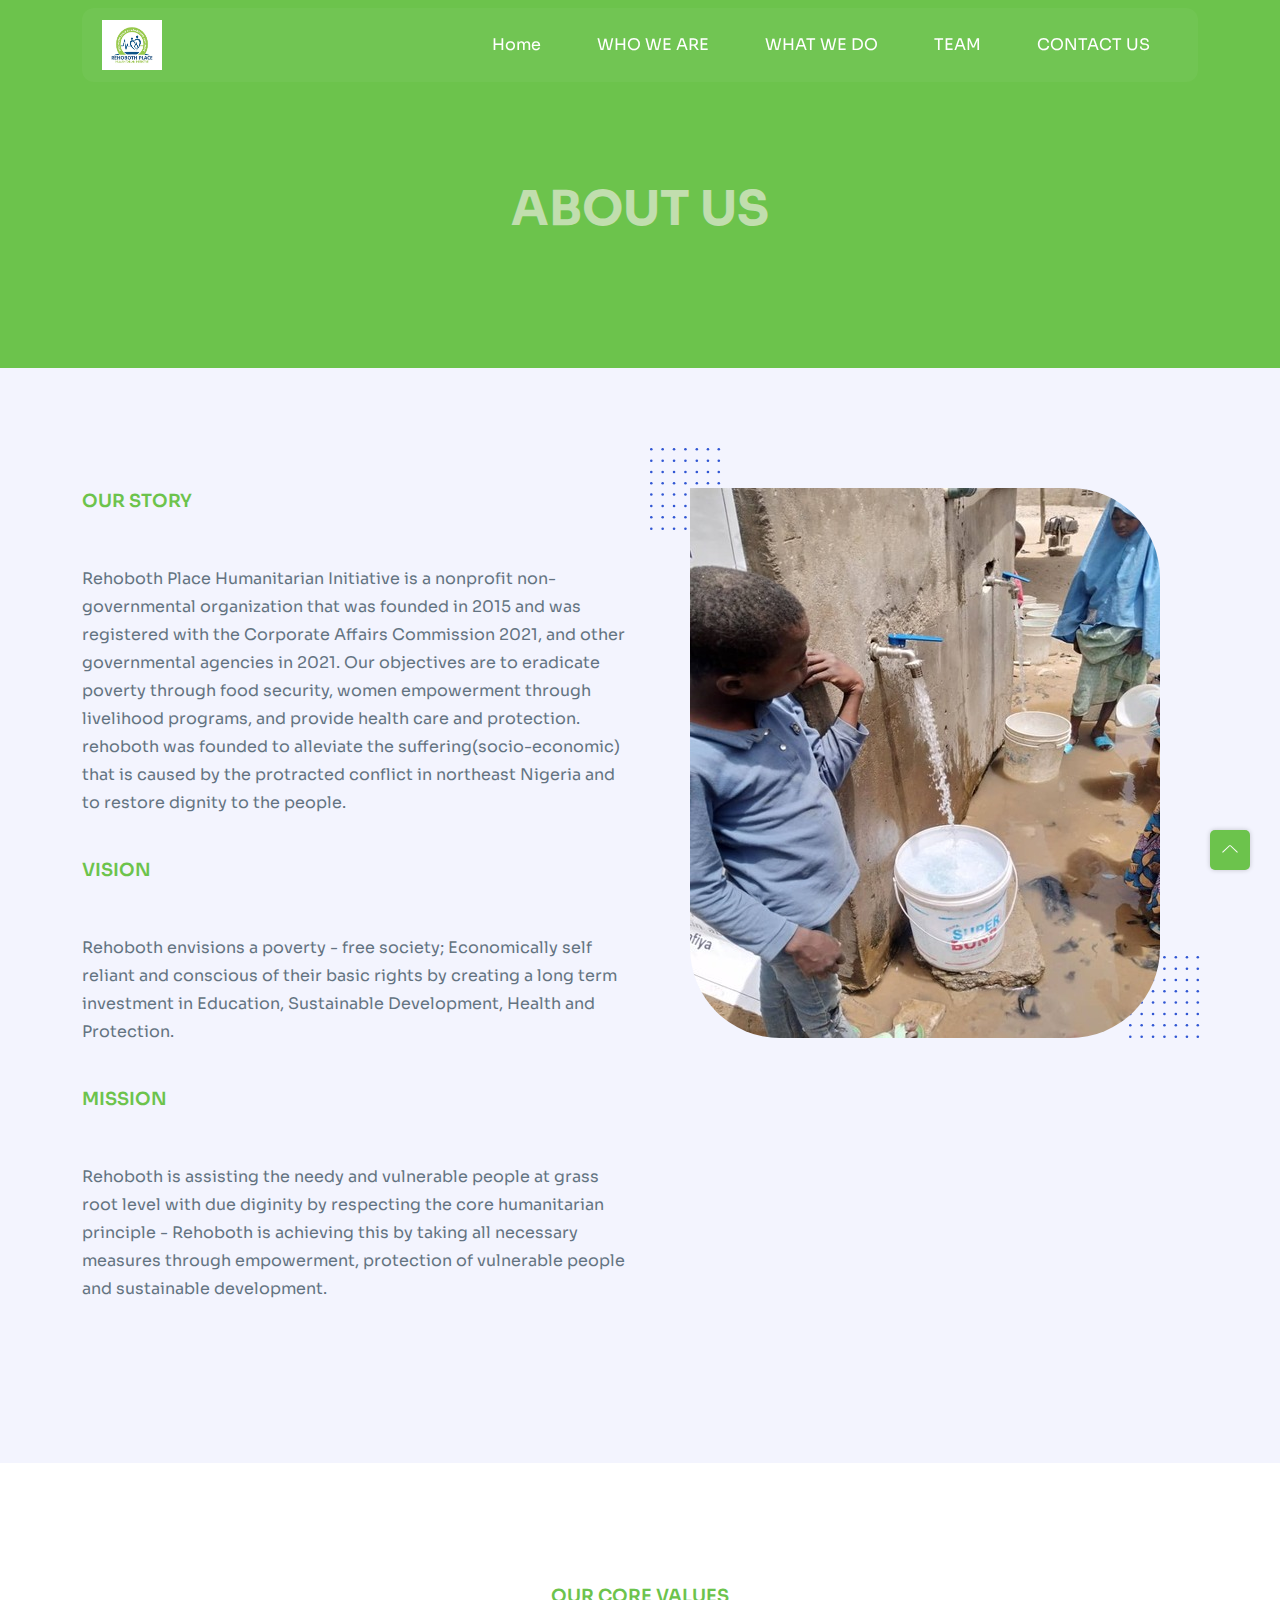
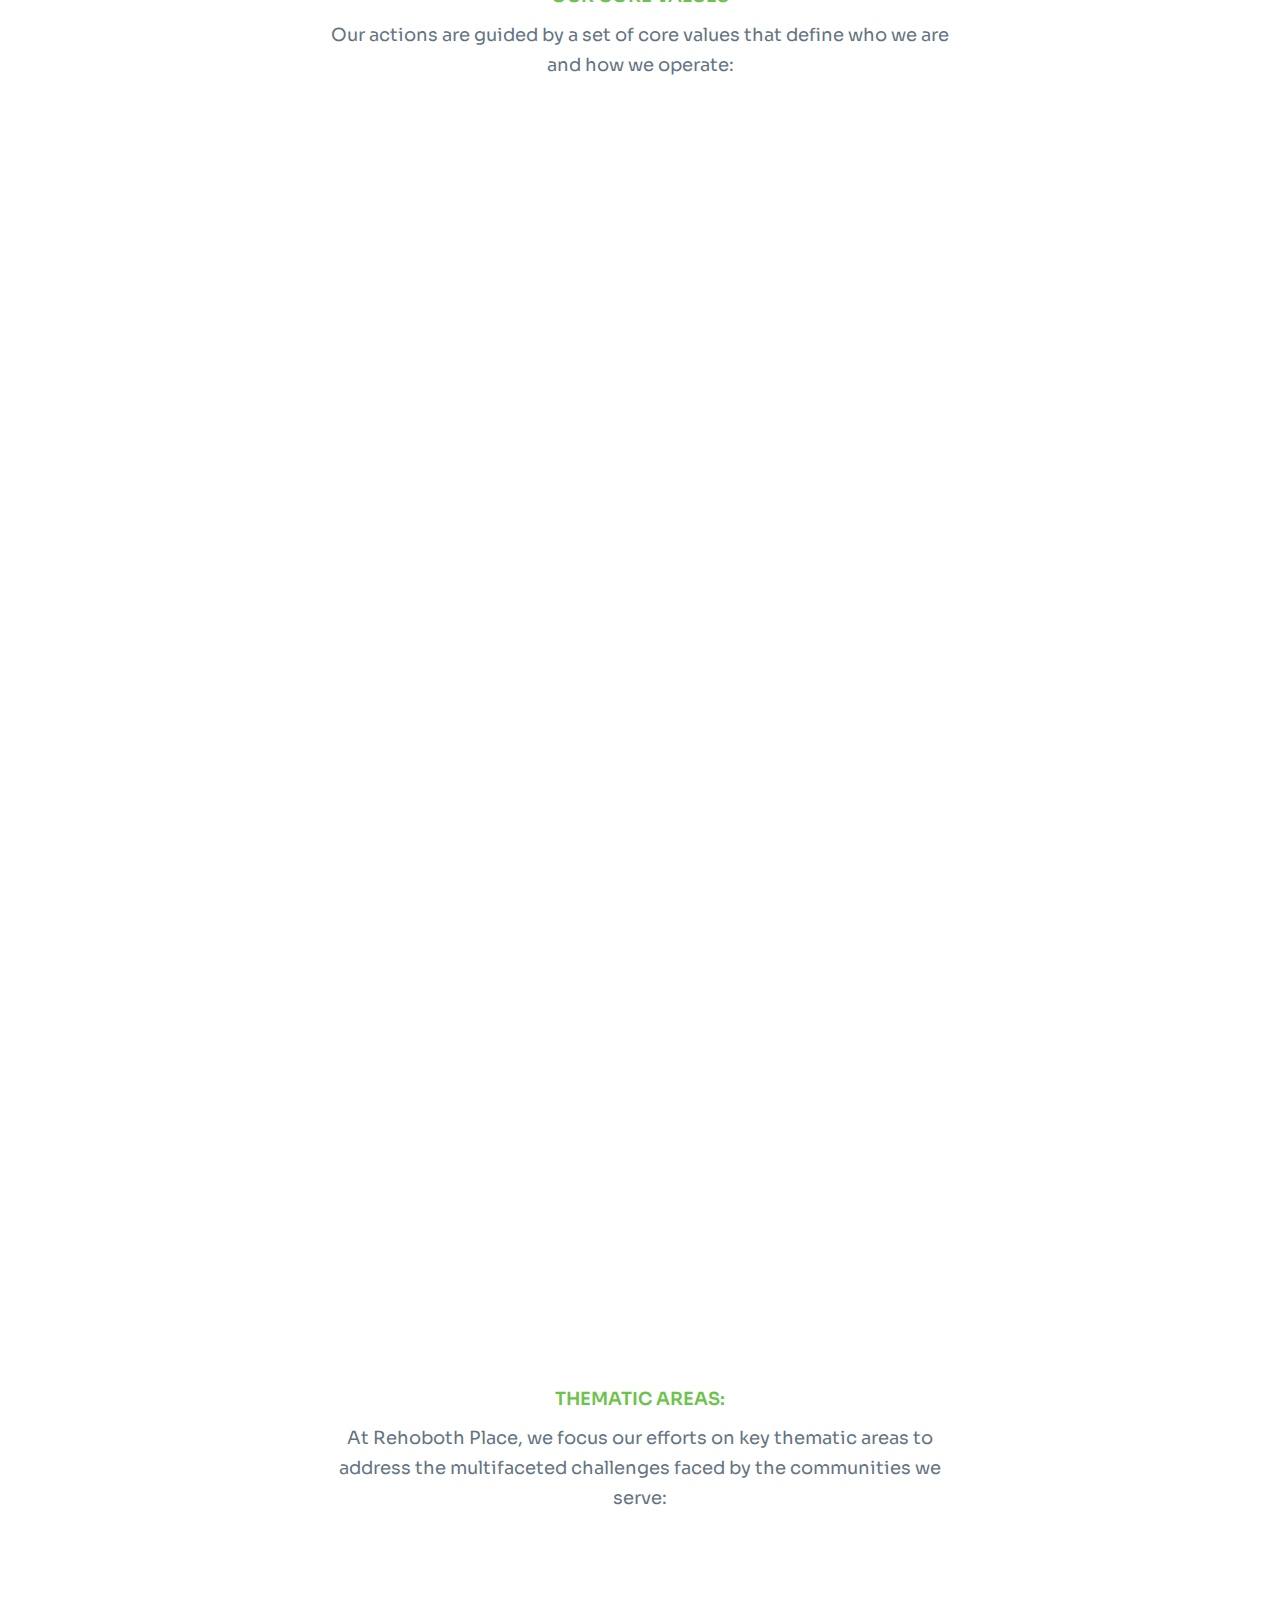
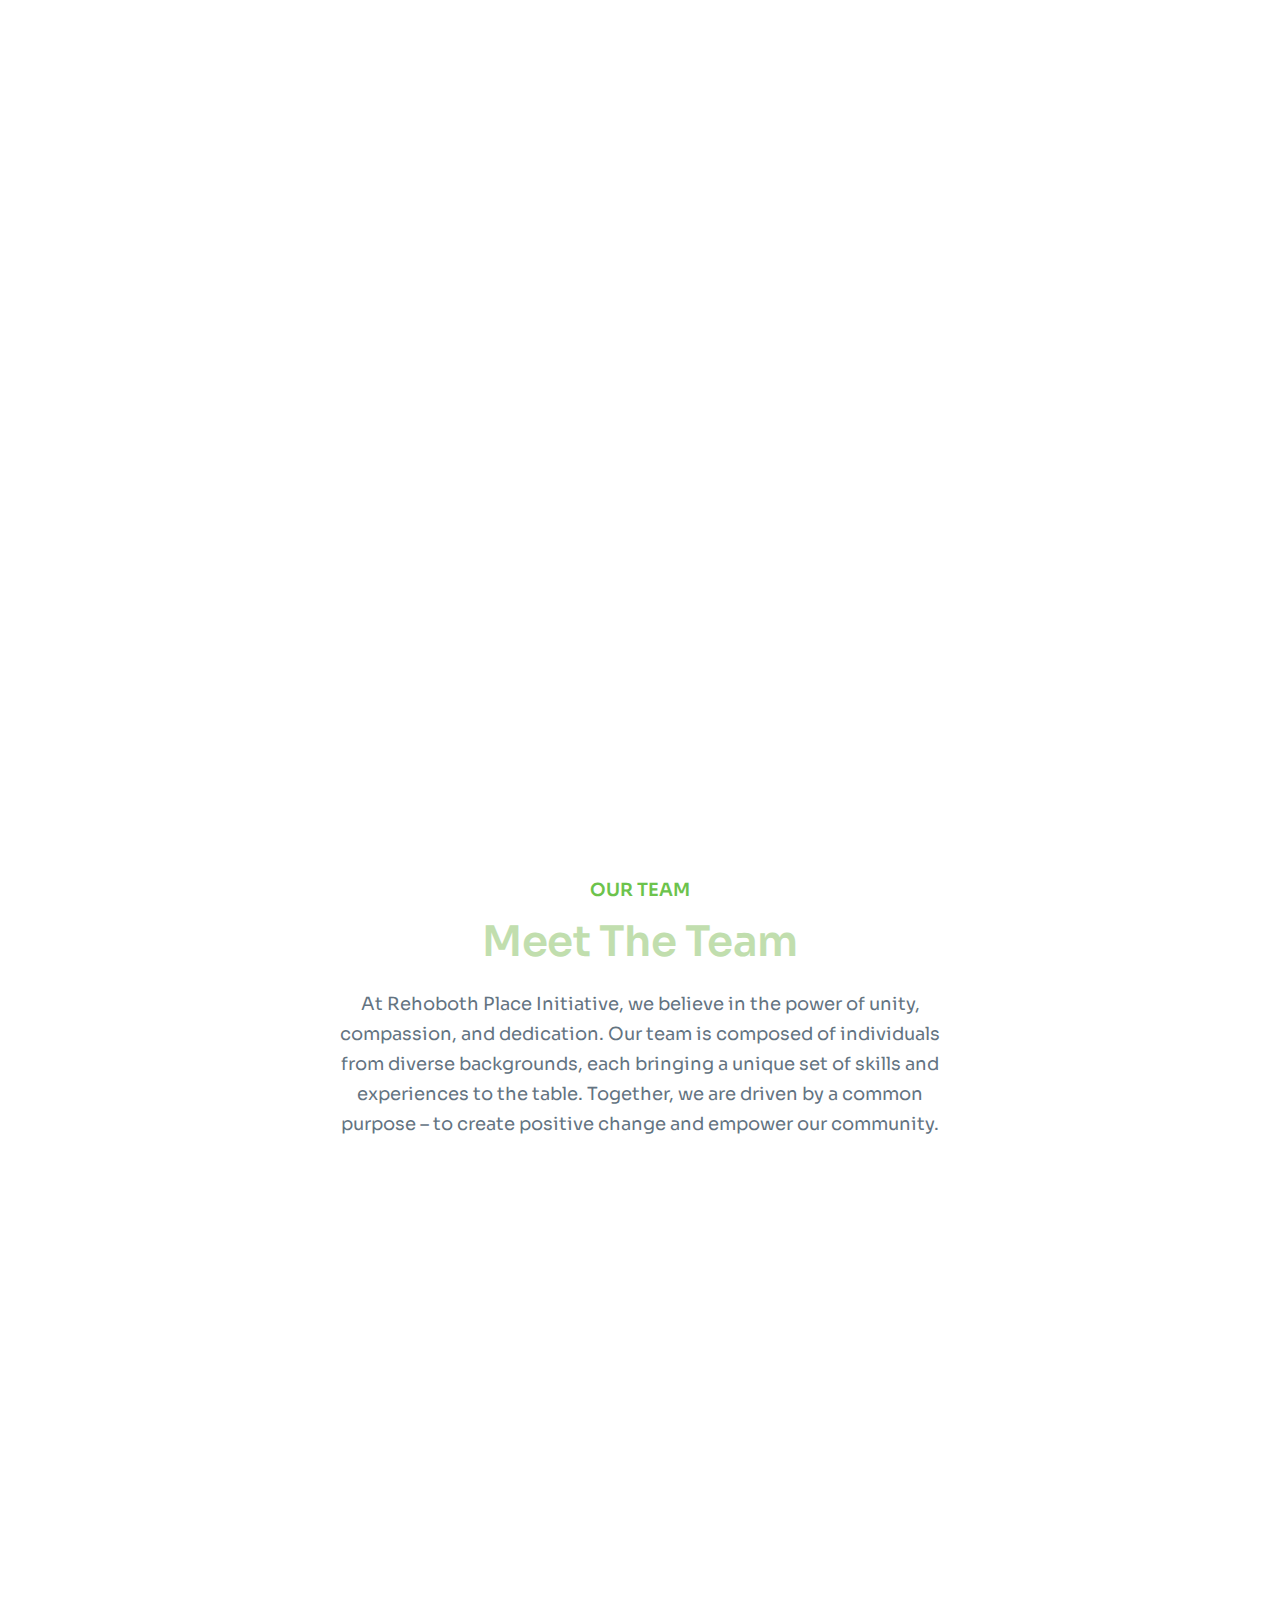
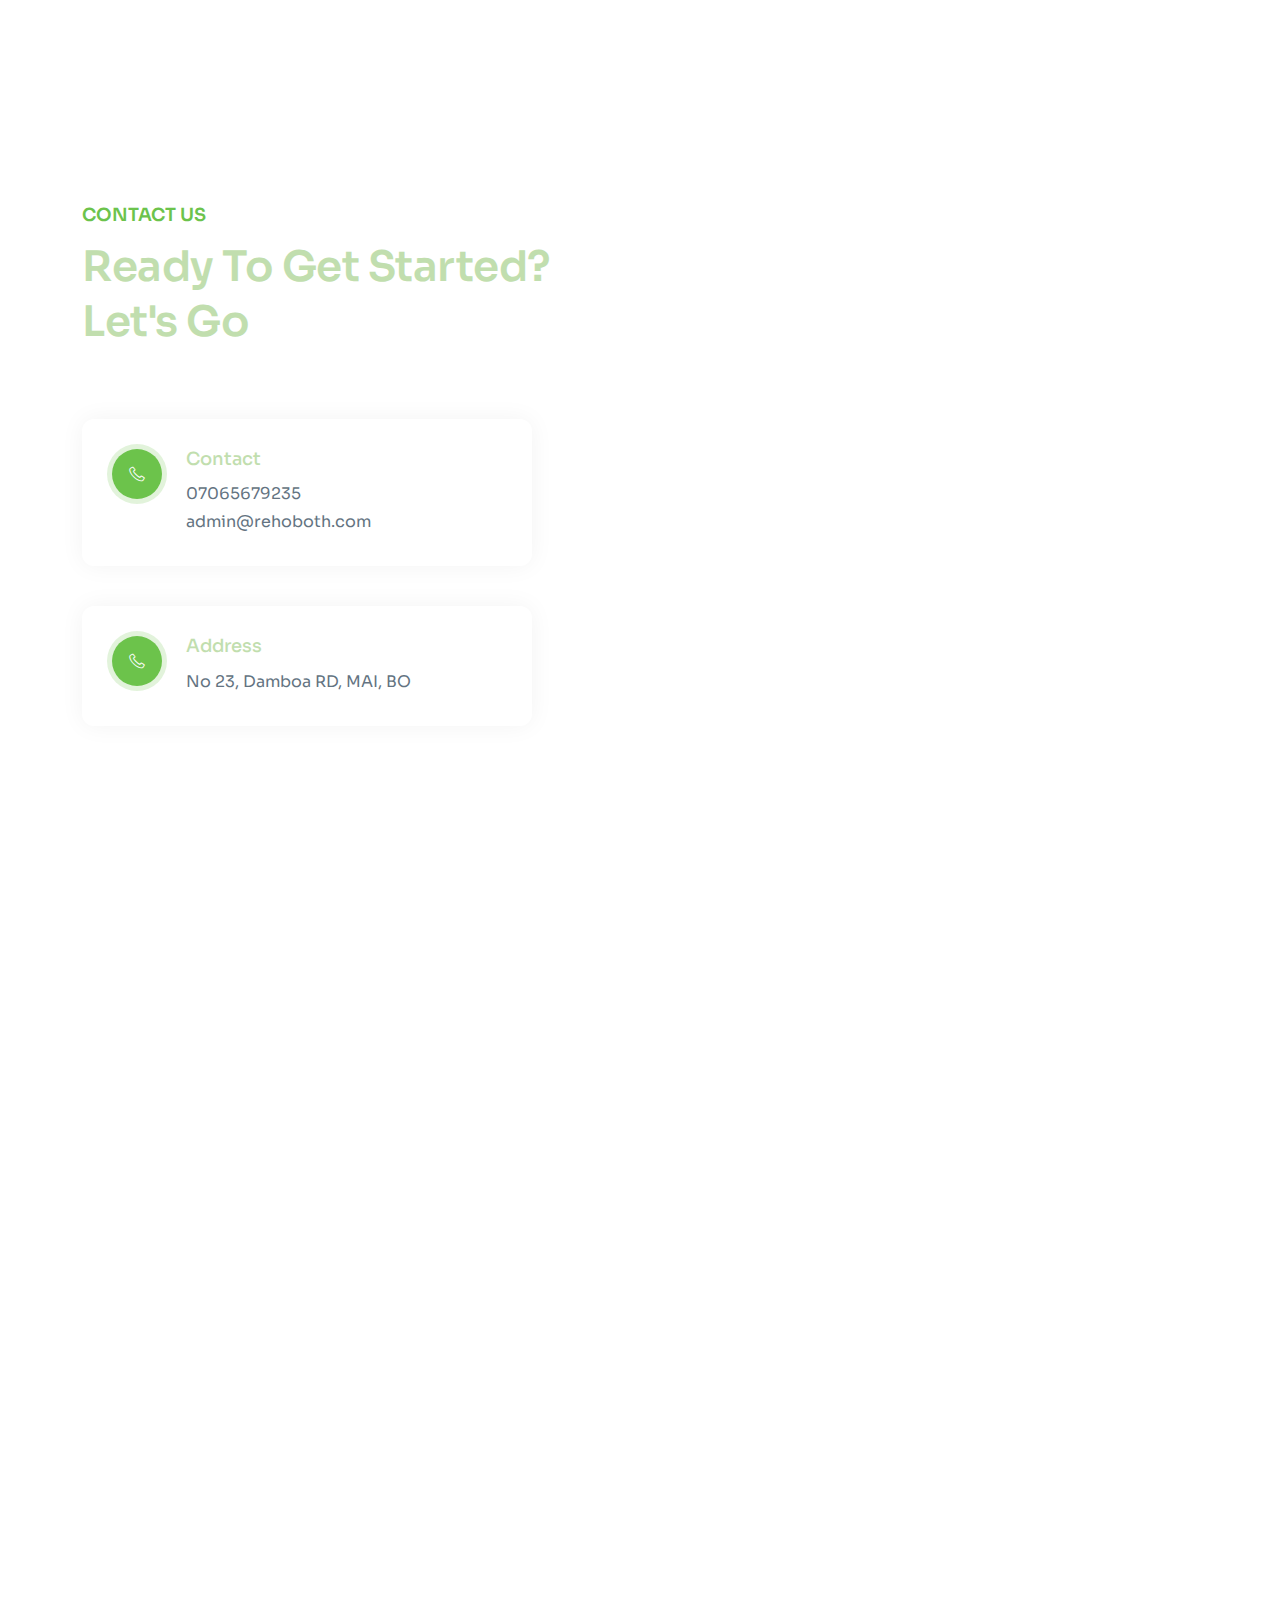
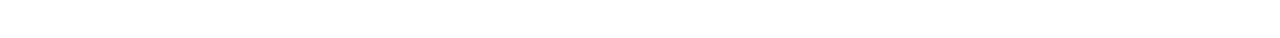
<file: about-us.html>
<!DOCTYPE html><html lang="en"><head>
    <meta charset="UTF-8">
    <meta http-equiv="X-UA-Compatible" content="IE=edge">
    <meta name="viewport" content="width=device-width, initial-scale=1.0">
    <title>Rehoboth| Place</title>

    <!--====== Favicon Icon ======-->
    <link rel="shortcut icon" href="assets/images/favicon-16x16.png" type="image/svg">

    <!-- ===== All CSS files ===== -->
    <link rel="stylesheet" href="assets/css/bootstrap.min.css">
    <link rel="stylesheet" href="assets/css/animate.css">
    <link rel="stylesheet" href="assets/css/glightbox.min.css">
    <link rel="stylesheet" href="assets/css/lineicons.css">
    <link rel="stylesheet" href="assets/css/styles.css">
  </head>
  <body>
    <!-- ====== Header Start ====== -->
    <header class="header">
      <div class="container">
        <div class="row">
          <div class="col-lg-12">
            <div class="navbar-wrapper">
              <nav class="navbar navbar-expand-lg">
                <a class="navbar-brand" href="index.html">
                  <img src="assets/images/logo/logo.jpeg" alt="Logo" width="60px" height="50px">
                 
                </a>
                <button class="navbar-toggler">
                  <span class="toggler-icon"> </span>
                  <span class="toggler-icon"> </span>
                  <span class="toggler-icon"> </span>
                </button>

                <div class="navbar-collapse">
                  <ul id="nav" class="navbar-nav ms-auto">
                    <li class="nav-item">
                      <a class="menu-scroll" href="#home">Home</a>
                    </li>
                    <li class="nav-item">
                      <a class="menu-scroll" href="#about">WHO WE ARE</a>
                    </li>
                    <li class="nav-item">
                      <a class="menu-scroll" href="#services">WHAT WE DO</a>
                    </li>
                    <li class="nav-item">
                      <a class="menu-scroll" href="#team">TEAM</a>
                    </li>
                    <li class="nav-item">
                      <a class="menu-scroll" href="#contact">CONTACT US</a>
                    </li>
                  </ul>
                </div>
              </nav>
            </div>
          </div>
        </div>
      </div>
    </header>
    <!-- ====== Header End ====== -->

    <!-- ====== Hero Start ====== -->
     <section class="hero" id="home">
      <div class="container">
        <div class="row align-items-center">
          <div class="">
            <div class="text-center" data-wow-delay=".2s">
              <h1 class="hero-title">ABOUT US</h1>
             
            </div>
          </div>
         
        </div>
      </div>
    </section> 
    <!-- ====== Hero End ====== -->

     <!-- ====== About Start ====== -->
     <section id="about" class="about">
      <div class="container">
        <div class="row">
          <div class="col-lg-6">
            <div class="about-content">
              <div class="section-title">
                <span>Our Story</span>
                <!-- <h2>Welcome to Rehoboth Place Humanitarian Initiative.</h2> -->
              </div>
              <p>
                Rehoboth Place Humanitarian Initiative is a nonprofit non-governmental organization that was founded in 2015 and was registered with the Corporate Affairs Commission 2021, and other governmental agencies in 2021. Our objectives are to eradicate poverty through food security, women empowerment through livelihood programs, and provide health care and protection. rehoboth was founded to alleviate the suffering(socio-economic) that is caused by the protracted conflict in northeast Nigeria and to restore dignity to the people.
              </p>

              <div class="section-title">
                <span>Vision</span>
                <!-- <h2>Welcome to Rehoboth Place Humanitarian Initiative.</h2> -->
              </div>
              <p>
                Rehoboth envisions a poverty - free society; Economically self reliant and conscious of their basic rights by creating a long term investment in Education, Sustainable Development, Health and Protection.
              </p>

              <div class="section-title">
                <span>Mission</span>
                <!-- <h2>Welcome to Rehoboth Place Humanitarian Initiative.</h2> -->
              </div>
              <p>
                Rehoboth is assisting the needy and vulnerable people at grass root level with due diginity by respecting the core humanitarian principle - Rehoboth is achieving this by taking all necessary measures through empowerment, protection of vulnerable people and sustainable development.
              </p>
              <!-- <div class="section-title">
                <span>Vission</span>
                !-- <h2>Welcome to Rehoboth Place Humanitarian Initiative.</h2> --
              </div>
              <p>
              
                The main ‘thrust’ is to focus on educating attendees on how to
                best protect highly vulnerable business applications with
                interactive panel.
              </p> -->
            
            </div>
          </div>
          <div class="col-lg-6">
            <div class="about-image-wrapper">
              <div class="about-image text-center text-lg-end">
                <img src="assets/images/about/img1.jpg" alt="about" class="image">
                <img src="assets/images/about/dotted-shape.svg" alt="shape" class="shape shape-1">
                <img src="assets/images/about/dotted-shape.svg" alt="shape" class="shape shape-2">
              </div>
            </div>
          </div>
        </div>
      </div>
    </section>
    <!-- ====== About End ====== -->
       <!-- ====== Features Start ====== -->
       <section id="features" class="features">
        <div class="container">
          <div class="row">
            <div class="col-lg-12">
              <div class="section-title mx-auto text-center">
                <span>Our Core Values</span>
                <!-- <h2>Our Awesome Features</h2> -->
                <p>
                  Our actions are guided by a set of core values that define who we are and how we operate:
                </p>
              </div>
            </div>
          </div>
          <div class="row justify-content-center">
            
            <div class="col-xl-4 col-md-6 col-sm-9">
              <div class="single-feature wow fadeInUp" data-wow-delay=".15s">
                <div class="feature-icon">
                  <i class="lni lni-shield"></i>
                </div>
                <div class="feature-content">
                  <h3 class="feature-title">Integrity</h3>
                  <p class="feature-desc">
                    We operate transparently, building trust within the communities we serve.
                  </p>
                </div>
              </div>
            </div>
            <div class="col-xl-4 col-md-6 col-sm-9">
              <div class="single-feature wow fadeInUp" data-wow-delay=".2s">
                <div class="feature-icon">
                  <i class="lni lni-thumbs-up"></i>
                </div>
                <div class="feature-content">
                  <h3 class="feature-title">Accountability</h3>
                  <p class="feature-desc">
                    We take responsibility for our actions and the impact we have on the lives of others.
                  </p>
                </div>
              </div>
            </div>
  
            <div class="col-xl-4 col-md-6 col-sm-9">
              <div class="single-feature wow fadeInUp" data-wow-delay=".2s">
                <div class="feature-icon">
                  <i class="lni lni-customer"></i>
                </div>
                <div class="feature-content">
                  <h3 class="feature-title">Respect </h3>
                  <p class="feature-desc">
                    We treat everyone with dignity and respect, fostering diversity and inclusion.
                  </p>
                </div>
              </div>
            </div>
  
            <div class="col-xl-4 col-md-6 col-sm-9">
              <div class="single-feature wow fadeInUp" data-wow-delay=".2s">
                <div class="feature-icon">
                  <i class="lni lni-handshake"></i>
                </div>
                <div class="feature-content">
                  <h3 class="feature-title">Sustainability</h3>
                  <p class="feature-desc">
                    We're committed to fostering lasting change, in the areas we serve.
                  </p>
                </div>
              </div>
            </div>
  
            <div class="col-xl-4 col-md-6 col-sm-9">
              <div class="single-feature wow fadeInUp" data-wow-delay=".2s">
                <div class="feature-icon">
                  <i class="lni lni-heart-filled"></i>
                </div>
                <div class="feature-content">
                  <h3 class="feature-title">Compassion</h3>
                  <p class="feature-desc">
                    Our work is driven by a deep empathy for those in need.
                  </p>
                </div>
              </div>
            </div>
            <div class="col-xl-4 col-md-6 col-sm-9">
              <div class="single-feature wow fadeInUp" data-wow-delay=".1s">
                <div class="feature-icon">
                  <i class="lni lni-hand"></i>
                </div>
                <div class="feature-content">
                  <h3 class="feature-title">Professionalism</h3>
                  <p class="feature-desc">
                    We uphold the highest standards in our work and interactions.
                  </p>
                </div>
              </div>
            </div>
  
            <div class="col-xl-4 col-md-6 col-sm-9">
              <div class="single-feature wow fadeInUp" data-wow-delay=".1s">
                <div class="feature-icon">
                  <i class="lni lni-hand"></i>
                </div>
                <div class="feature-content">
                  <h3 class="feature-title">Team Work</h3>
                  <p class="feature-desc">
                   We are committed to fostering collaboration and synergy to achieve our common goals.
                  </p>
                </div>
              </div>
            </div>
          </div>
        </div>
      </section>
      <!-- ====== Features End ====== -->

   

    <!-- ====== Services Start ====== -->
    <section id="services" class="features">
      <div class="container">
        <div class="row">
          <div class="col-lg-12">
            <div class="section-title mx-auto text-center">
              <span>Thematic Areas:</span>
              
              <p>
                At Rehoboth Place, we focus our efforts on key thematic areas to address the multifaceted challenges faced by the communities we serve:
              </p>
            </div>
          </div>
        </div>
        <div class="row justify-content-center">
          <div class="col-xl-4 col-md-6 col-sm-9">
            <div class="single-feature wow fadeInUp" data-wow-delay=".1s">
              <div class="feature-icon">
                <i class="lni lni-book"></i>
              </div>
              <div class="feature-content">
                <h3 class="feature-title">EDUCATION</h3>
                <p class="feature-desc">
                  Transformative learning for brighter futures, creating lasting impact through quality education.
                </p>
              </div>
            </div>
          </div>
          <div class="col-xl-4 col-md-6 col-sm-9">
            <div class="single-feature wow fadeInUp" data-wow-delay=".15s">
              <div class="feature-icon">
               <svg viewBox="0 0 48 48" fill="none" xmlns="http://www.w3.org/2000/svg"><g id="SVGRepo_bgCarrier" stroke-width="0"></g><g id="SVGRepo_tracerCarrier" stroke-linecap="round" stroke-linejoin="round"></g><g id="SVGRepo_iconCarrier"> <path fill-rule="evenodd" clip-rule="evenodd" d="M20.0713 26.9751C20.0714 26.9752 20.0715 26.9752 19.8915 27.9589L20.0715 26.9752L20.0891 26.9784L20.1065 26.9822L26.749 28.4445L26.792 28.4539L26.8332 28.4669L26.8333 28.4669L26.8336 28.467L26.8337 28.4671L26.834 28.4671L26.8347 28.4674L26.8447 28.4704L26.8911 28.4843C26.9334 28.4968 26.9975 28.5152 27.0802 28.5377C27.246 28.5828 27.4842 28.6435 27.7683 28.7043C28.345 28.8278 29.0724 28.9433 29.7514 28.9433C30.3676 28.9433 31.0142 29.1673 31.3636 29.795C31.6659 30.3381 31.5948 30.9346 31.4826 31.3439C31.3473 31.8376 31.0723 32.3544 30.7227 32.7979C31.2289 32.61 31.7824 32.3874 32.3766 32.1483L32.4399 32.1228C34.0645 31.4687 35.9886 30.694 37.6867 30.4184C39.6187 30.1048 41.0327 30.7896 41.6783 32.0263C42.2553 33.1313 42.1199 34.5819 41.2547 35.4526C41.0386 35.67 40.7098 35.8978 40.3801 36.1076C40.0278 36.3318 39.5939 36.5852 39.1116 36.8536C38.1458 37.3911 36.9501 38.0091 35.7496 38.6065C33.3721 39.7898 30.8806 40.94 30.0896 41.2243C28.7369 41.7104 27.1636 41.5547 25.718 41.4115C25.6738 41.4071 25.6298 41.4028 25.5858 41.3984C25.1541 41.3558 24.7222 41.3133 24.2803 41.2804C22.3522 41.1371 20.8747 40.6763 19.5091 40.2503L19.4849 40.2427C18.0158 39.7845 16.6732 39.3692 14.8702 39.298C14.6238 39.2883 14.121 39.2957 13.5301 39.3115C13.1948 40.602 12.0219 41.5548 10.6264 41.5548H8.94602C7.28916 41.5548 5.94601 40.2116 5.94601 38.5548V29.7739C5.94601 28.117 7.28916 26.7739 8.94601 26.7739H10.6264C11.7036 26.7739 12.6474 27.3412 13.1765 28.1933C14.448 27.7422 15.8267 27.2424 16.2658 27.046C16.6662 26.8669 17.1289 26.8061 17.5143 26.7842C17.9196 26.7612 18.3403 26.7771 18.7088 26.8051C19.0805 26.8333 19.4178 26.8754 19.6615 26.9102C19.7839 26.9276 19.8839 26.9434 19.9545 26.9551C19.9898 26.9609 20.0178 26.9657 20.0376 26.9692L20.061 26.9733L20.0679 26.9745L20.0701 26.9749L20.0709 26.9751L20.0713 26.9751ZM22.1749 33.3899L21.9988 34.3743L22.1868 32.39L27.5493 32.4537L27.5615 32.4538C27.566 32.4536 27.5736 32.4531 27.5842 32.4522C27.6212 32.4489 27.6951 32.4396 27.7996 32.413C28.0064 32.3604 28.3445 32.2372 28.7624 31.9444C28.9066 31.8433 29.0816 31.6674 29.2406 31.4407C29.3635 31.2653 29.4554 31.0901 29.5126 30.9398C28.7157 30.9169 27.934 30.7852 27.3495 30.66C27.0238 30.5903 26.7496 30.5205 26.5553 30.4676C26.458 30.4412 26.3803 30.4188 26.3257 30.4027C26.308 30.3975 26.2927 30.3929 26.2799 30.3891L19.6965 28.9399L19.6938 28.9394C19.6797 28.9369 19.6577 28.9332 19.6287 28.9284C19.5708 28.9188 19.4852 28.9053 19.3789 28.8901C19.1652 28.8596 18.8733 28.8233 18.5574 28.7993C18.2384 28.7751 17.913 28.7648 17.6275 28.781C17.3221 28.7983 17.149 28.8419 17.0824 28.8717C16.4377 29.1601 14.3212 29.9126 12.9327 30.4002L11.8024 30.7972L11.6139 29.6141C11.538 29.138 11.1238 28.7739 10.6264 28.7739H8.94601C8.39373 28.7739 7.94601 29.2216 7.94601 29.7739V38.5548C7.94601 39.1071 8.39373 39.5548 8.94602 39.5548H10.6264C11.1787 39.5548 11.6264 39.1071 11.6264 38.5548V38.3391V37.3729L12.592 37.3397C13.4963 37.3085 14.4964 37.2817 14.9492 37.2996C17.0292 37.3818 18.5893 37.8684 20.0538 38.3252L20.0804 38.3335C21.4521 38.7613 22.7407 39.1605 24.4286 39.286C24.8965 39.3207 25.3501 39.3655 25.777 39.4076L25.7821 39.4081C27.4068 39.5683 28.5315 39.659 29.4132 39.3421C30.0753 39.1042 32.4618 38.0088 34.8585 36.816C36.0452 36.2254 37.2107 35.6227 38.139 35.106C38.6038 34.8473 39.0002 34.6151 39.3063 34.4203C39.635 34.2112 39.7927 34.0865 39.8361 34.0428C40.0088 33.869 40.1329 33.3875 39.9055 32.9519C39.7468 32.648 39.2926 32.1839 38.0071 32.3926C36.5522 32.6287 34.8238 33.3191 33.1235 34.0036L33.1024 34.012C32.2616 34.3505 31.4255 34.6871 30.6857 34.9311C29.9704 35.167 29.2044 35.3669 28.5507 35.3282C27.6098 35.2725 25.9506 35.0285 24.5728 34.8082C23.8738 34.6965 23.2309 34.5881 22.7629 34.5077C22.5288 34.4675 22.3382 34.4342 22.2059 34.4109L22.0531 34.384L22.0129 34.3768L22.0025 34.375L21.9998 34.3745L21.9991 34.3744L21.9989 34.3743L22.1749 33.3899ZM29.579 30.6665C29.5791 30.6665 29.5792 30.6673 29.5792 30.669L29.579 30.6665Z" fill="#ffffff"></path> <path fill-rule="evenodd" clip-rule="evenodd" d="M24.288 14.3844L23.5 15L22.7216 14.3723L23.5124 13.3916L24.288 14.3844ZM23.4905 16.6814C23.36 16.8661 23.2225 17.0663 23.0854 17.2746C22.7852 17.731 22.4992 18.2083 22.2919 18.6395C22.0678 19.1057 22 19.3891 22 19.5C22 20.3477 22.6523 21 23.5 21C24.3477 21 25 20.3477 25 19.5C25 19.4219 24.9391 19.1575 24.7098 18.6851C24.5009 18.2548 24.213 17.7717 23.9113 17.3071C23.7687 17.0875 23.6257 16.8761 23.4905 16.6814ZM23.5 15C22.7216 14.3723 22.7217 14.3721 22.7216 14.3723L22.7187 14.3759L22.7122 14.3839L22.689 14.4131C22.6691 14.4381 22.6405 14.4743 22.6046 14.5203C22.5327 14.6123 22.431 14.7441 22.3094 14.9063C22.0669 15.2296 21.7416 15.6782 21.4146 16.1754C21.0898 16.669 20.7508 17.2292 20.4894 17.773C20.2447 18.2818 20 18.911 20 19.5C20 21.4523 21.5477 23 23.5 23C25.4523 23 27 21.4523 27 19.5C27 18.9281 26.7484 18.305 26.509 17.8117C26.2491 17.2764 25.912 16.7158 25.5887 16.2179C25.2631 15.7164 24.9392 15.2599 24.6977 14.9298C24.5765 14.7643 24.4753 14.6295 24.4039 14.5354C24.3681 14.4883 24.3398 14.4513 24.3201 14.4258L24.2971 14.3961L24.2908 14.3879L24.288 14.3844C24.2879 14.3843 24.288 14.3844 23.5 15Z" fill="#ffffff"></path> <path fill-rule="evenodd" clip-rule="evenodd" d="M35.3 7.39992L34.5 7.99992L33.7 7.39992L34.5 6.33325L35.3 7.39992ZM34.5 9.71617C34.1012 10.2894 33.5998 11.034 33.0996 11.8398C32.5478 12.7289 32.0088 13.6744 31.6111 14.5362C31.1959 15.4358 31 16.1088 31 16.4999C31 18.4476 32.5523 19.9999 34.5 19.9999C36.4477 19.9999 38 18.4476 38 16.4999C38 16.1088 37.8041 15.4358 37.3889 14.5362C36.9912 13.6744 36.4522 12.7289 35.9004 11.8398C35.4002 11.034 34.8988 10.2894 34.5 9.71617ZM34.5 7.99992C33.7 7.39992 33.7001 7.39979 33.7 7.39992L33.6958 7.40554L33.6852 7.41978L33.6455 7.47321C33.6112 7.51963 33.5614 7.5873 33.4983 7.67389C33.3722 7.84701 33.1929 8.09603 32.9781 8.40231C32.5492 9.01393 31.9756 9.85827 31.4004 10.7851C30.8272 11.7085 30.2412 12.7316 29.7952 13.698C29.3666 14.6265 29 15.6411 29 16.4999C29 19.5522 31.4477 21.9999 34.5 21.9999C37.5523 21.9999 40 19.5522 40 16.4999C40 15.6411 39.6334 14.6265 39.2048 13.698C38.7588 12.7316 38.1728 11.7085 37.5996 10.7851C37.0244 9.85827 36.4508 9.01393 36.0219 8.40231C35.8071 8.09603 35.6278 7.84701 35.5017 7.67389C35.4386 7.5873 35.3888 7.51963 35.3545 7.47321L35.3148 7.41978L35.3042 7.40554L35.3 7.39992C35.2999 7.39979 35.3 7.39992 34.5 7.99992Z" fill="#ffffff"></path> </g></svg>
              </div>
              <div class="feature-content">
                <h3 class="feature-title">WASH </h3>
                <p class="feature-desc">
                  Health-focused initiatives ensuring clean water, sanitation, and hygiene for community well-being.
                </p>
              </div>
            </div>
          </div>
          <div class="col-xl-4 col-md-6 col-sm-9">
            <div class="single-feature wow fadeInUp" data-wow-delay=".2s">
              <div class="feature-icon">
                <svg fill="#ffffff" version="1.1" id="Capa_1" xmlns="http://www.w3.org/2000/svg" xmlns:xlink="http://www.w3.org/1999/xlink" width="64px" height="64px" viewBox="0 0 405.984 405.984" xml:space="preserve" stroke="#ffffff"><g id="SVGRepo_bgCarrier" stroke-width="0"></g><g id="SVGRepo_tracerCarrier" stroke-linecap="round" stroke-linejoin="round"></g><g id="SVGRepo_iconCarrier"> <g> <g> <path d="M182.22,227.193c5.549,3.726,10.787,7.247,14.193,11.027c1.656,1.842,4.018,2.894,6.492,2.894c0.008,0,0.014,0,0.023,0 c2.486-0.007,4.848-1.071,6.5-2.927c3.328-3.734,8.564-7.244,14.109-10.961c13.729-9.204,30.816-20.659,30.816-43.347 c0-17.234-14.021-31.256-31.255-31.256c-7.078,0-13.729,2.287-19.239,6.615l-0.866,0.682l-0.867-0.682 c-5.508-4.327-12.16-6.614-19.238-6.614c-17.234,0-31.256,14.022-31.256,31.256C151.632,206.648,168.591,218.04,182.22,227.193z"></path> <path d="M402.343,253.12c-27.2-5.271-53.047-8.969-79.012-11.306c-5.164-0.465-10.393-0.7-15.543-0.7 c-3.146,0-6.24,0.085-9.283,0.246v-26.736c4.379-2.044,8.396-4.854,11.871-8.325c16.262-16.262,16.262-42.722,0-58.983 l-77.889-77.889c-7.877-7.878-18.351-12.217-29.494-12.217c-11.144,0-21.617,4.339-29.492,12.216l-77.891,77.89 c-16.262,16.263-16.26,42.723,0,58.979c3.471,3.475,7.49,6.284,11.871,8.328v54.223c0,0.244,0.012,0.484,0.016,0.728 c-26.27-6.445-61.684-15.083-71.59-17.255c-3.578-0.785-7.213-1.184-10.803-1.184c-12.893,0-23.371,5.123-24.916,12.18 c-0.744,3.41,0.105,10.097,14.213,16.576l123.707,52.1c4.131,1.525,8.371,3.292,12.863,5.16 c13.734,5.716,27.938,11.627,41.135,11.626c5.49,0,10.746-0.572,16.063-1.748c9.576-2.119,33.762-9.283,59.367-16.867 c24.926-7.383,50.699-15.019,61.012-17.339c8.093-1.821,16.433-2.707,25.498-2.707c15.629,0,30.968,2.628,46.609,5.557 l5.328,0.996v-62.843L402.343,253.12z M138.671,296.694c2.811,8.687,14.416,12.559,37.631,12.559 c15.518,0,34.684-1.723,54.975-3.547c3.262-0.293,6.575-0.591,9.918-0.886c-27.748,7.471-51.424,11.255-70.484,11.255 c-21.891,0-36.17-5.086-40.207-14.324c-2.852-6.524-0.15-14.735,7.607-23.116l1.15-1.244l-1.645-0.406 c-0.158-0.039-3.197-0.789-8.139-2.006c-0.609-1.938-0.955-3.992-0.955-6.131v-61.662c0-4.895-3.377-9.143-8.146-10.249 c-3.723-0.863-7.141-2.769-9.887-5.517c-8.061-8.058-8.061-21.17-0.002-29.228l77.893-77.891 c3.902-3.903,9.092-6.053,14.613-6.053c5.521,0,10.711,2.15,14.612,6.055l77.892,77.889c8.059,8.058,8.059,21.17,0.002,29.227 c-2.75,2.75-6.17,4.658-9.889,5.52c-4.771,1.104-8.146,5.353-8.146,10.249v36.531c-20.75,3.52-39.389,10.096-57.604,16.526 c-7.509,2.649-18.473,5.3-30.084,8.106c-16.945,4.096-34.469,8.33-42.73,12.998C139.563,285.576,136.745,290.739,138.671,296.694z "></path> </g> </g> </g></svg>
              </div>
              <div class="feature-content">
                <h3 class="feature-title">SHELTER/NFI</h3>
                <p class="feature-desc">
                  Essential items, shelter solutions, fostering well-being for displaced communities in crisis.
                </p>
              </div>
            </div>
          </div>
          <div class="col-xl-4 col-md-6 col-sm-9">
            <div class="single-feature wow fadeInUp" data-wow-delay=".1s">
              <div class="feature-icon">
                <svg fill="#ffffff" height="64px" width="64px" version="1.1" id="Capa_1" xmlns="http://www.w3.org/2000/svg" xmlns:xlink="http://www.w3.org/1999/xlink" viewBox="0 0 490 490" xml:space="preserve" stroke="#ffffff"><g id="SVGRepo_bgCarrier" stroke-width="0"></g><g id="SVGRepo_tracerCarrier" stroke-linecap="round" stroke-linejoin="round"></g><g id="SVGRepo_iconCarrier"> <g> <g> <path d="M329.5,428.6c-5.4,0-9.7,4.3-9.7,9.7c0,17.9-14.8,32.6-32.6,32.6s-32.6-14.8-32.6-32.6V261.9H471 c0-121.6-96-220.7-216.4-225.8c0,0,0,0,0-0.4v-26c0.4-5.4-3.9-9.7-9.3-9.7s-9.7,4.3-9.7,9.7v26.4c0,0,0,0,0,0.4 C115,41.6,19,140.7,19,262.3h216.4v176c0,28.4,23.3,51.7,51.7,51.7s51.7-23.3,51.7-51.7C338.8,432.9,334.6,428.6,329.5,428.6z M178.7,148.6L178.7,148.6c0-8.5,6.9-15.3,15.3-15.3h36V97.7c0-8.5,6.9-15.3,15.3-15.3l0,0c8.5,0,15.3,6.9,15.3,15.3v35.9h35.9 c8.5,0,15.3,6.9,15.3,15.3l0,0c0,8.5-6.9,15.3-15.3,15.3h-36.3v35.9c0,8.5-6.9,15.3-15.3,15.3l0,0c-8.5,0-15.3-6.9-15.3-15.3V164 H194C185.6,164,178.7,157.1,178.7,148.6z"></path> </g> </g> </g></svg>
              </div>
              <div class="feature-content">
                <h3 class="feature-title">PROTECTION</h3>
                <p class="feature-desc">
                  Safeguarding rights, providing refuge, and ensuring dignity for vulnerable populations in need.
                </p>
              </div>
            </div>
          </div>
  
          <div class="col-xl-4 col-md-6 col-sm-9">
            <div class="single-feature wow fadeInUp" data-wow-delay=".2s">
              <div class="feature-icon">
                <!-- <i class="lni lni-reload"></i> -->
                <svg width="64px" height="64px" viewBox="-102.4 -102.4 1228.80 1228.80" fill="#ffffff" class="icon" version="1.1" xmlns="http://www.w3.org/2000/svg" stroke="#ffffff"><g id="SVGRepo_bgCarrier" stroke-width="0"></g><g id="SVGRepo_tracerCarrier" stroke-linecap="round" stroke-linejoin="round"></g><g id="SVGRepo_iconCarrier"><path d="M166.38686 994.64729l-13.925472-139.937337c0-12.833278 16.382908-1.433504 37.066329-1.433505 20.546897 0 37.134591-11.399773 37.134591 1.433505l-11.60456 136.455969c0 29.830545-48.670889 17.679888-48.670888 3.481368z m-59.592828-455.513099C4.878693 493.057263 13.138409 420.562896 13.138409 420.562896c-12.833278 25.598293 14.471569 248.883674 120.755683 248.883674 47.510433 0.068262 87.44377-78.842744-27.10006-130.312379z m0-157.75375C4.878693 335.440037 13.138409 262.94567 13.138409 262.94567c-12.833278 25.530031 14.471569 248.883674 120.755683 248.883675 47.510433 0 87.44377-78.842744-27.10006-130.448904z m0-153.043663C4.878693 182.60116 13.138409 109.902007 13.138409 109.902007c-12.833278 25.598293 14.471569 248.815412 120.755683 248.815412 47.510433 0 87.44377-78.637957-27.10006-130.380641z m141.30258 441.178054c106.215852 0 133.452437-223.285381 120.755683-248.883674 0 0 8.259716 72.494367-93.792147 118.571295-114.407306 51.401373-74.610493 130.312379-26.963536 130.312379z m-141.30258 31.264049C4.878693 654.701953 13.138409 582.207586 13.138409 582.207586c-12.833278 25.598293 14.471569 248.883674 120.755683 248.883675 47.510433 0 87.44377-78.842744-27.10006-130.31238z m141.30258 130.31238c106.215852 0 133.452437-223.285381 120.755683-248.883675 0 0 8.259716 72.494367-93.792147 118.571295-114.407306 51.469635-74.610493 130.312379-26.963536 130.31238z m0-319.261916c106.215852 0 133.452437-223.353643 120.755683-248.883675 0 0 8.259716 72.494367-93.792147 118.434771-114.407306 51.60616-74.610493 130.448903-26.963536 130.448904z m0-153.111926c106.215852 0 133.452437-223.217119 120.755683-248.815412 0 0 8.259716 72.630891-93.792147 118.366508-114.407306 51.810946-74.610493 130.448903-26.963536 130.448904zM198.401792 240.282648C311.102545 240.282648 192.189939 0 192.189939 0c-14.335044 22.59476-106.488901 240.282648 6.211853 240.282648zM503.055615 1013.419372l67.989067-118.980868c5.392707-11.468035-14.403306-8.327978-32.970602-16.860743-18.840344-8.737551-28.943137-26.007866-34.267582-14.335044l-46.349976 132.633291c-6.007066 12.969802 32.970602 44.438637 45.599093 17.543364z m92.222118-455.649623c-72.90394-84.713286-34.950203-146.968335-34.950203-146.968336-22.458236 17.74815-91.607759 231.886408 4.573562 276.598094 43.141657 20.069062 112.632491-34.608893 30.376641-129.629758z m66.487301-143.213919c-72.90394-84.508499-34.950203-146.763549-34.950203-146.763549-22.458236 17.74815-91.744284 231.818145 4.5053 276.666355 43.209919 20.0008 112.632491-34.540631 30.444903-129.902806z m64.5077-138.640358C653.095746 191.543497 691.32253 129.015399 691.32253 129.015399c-22.526498 17.74815-91.744284 231.749883 4.573562 276.598093 43.141657 19.932538 112.495967-34.472369 30.376642-129.69802z m-57.613226 459.745351c96.317845 44.575162 215.093927-146.285714 214.274782-174.955803 0 0-23.004333 69.286048-134.954203 67.989067-125.534031-1.365242-122.530498 86.761149-79.320579 106.966736z m-141.370842-31.400574c-73.040464-84.645024-35.086728-146.831811-35.086727-146.831811-22.389974 17.74815-91.607759 231.818145 4.641823 276.393307 43.278181 20.069062 112.564229-34.472369 30.444904-129.561496z m73.24525 177.822812c96.249583 44.779948 215.093927-146.285714 214.343044-174.887541 0 0-23.072595 69.286048-134.954203 67.989068-125.534031-1.29698-122.530498 86.897673-79.388841 106.898473z m134.544631-289.499633c96.317845 44.711686 215.093927-146.422239 214.274781-174.887541 0 0-23.004333 69.217785-134.88594 67.989067-125.602293-1.365242-122.59876 86.965936-79.388841 106.898474z m64.507699-138.913406c96.317845 44.84821 215.025665-146.14919 214.20652-174.819279 0 0-23.140857 69.490834-134.885941 67.989068-125.534031-1.29698-122.462236 86.897673-79.320579 106.830211z m4.710086-128.40104c102.188387 47.442171 95.566962-220.486634 95.566962-220.486634-22.458236 14.608093-197.687088 172.976202-95.566962 220.486634z"></path></g></svg>
              </div>
              <div class="feature-content">
                <h3 class="feature-title">FOOD SECURITY</h3>
                <p class="feature-desc">
                  Eradicating hunger, sustainable solutions breaking the cycle of malnutrition, promoting well-being.
                </p>
              </div>
            </div>
          </div>
        </div>
      </div>
    </section>
    <!-- ====== Services End ====== -->

    <!-- ====== Testimonial Start ====== -->
    <!-- <section id="testimonial" class="testimonials">
      <div class="container">
        <div class="row">
          <div class="col-lg-12">
            <div class="section-title mx-auto text-center">
              <span>Testimonial</span>
              <h2>Our Customers Says</h2>
              <p>
                There are many variations of passages of Lorem Ipsum available
                but the majority have suffered alteration in some form.
              </p>
            </div>
          </div>
        </div>

        <div class="row">
          <div class="col-lg-4 col-md-6">
            <div class="single-testimonial">
              <div class="testimonial-content">
                <p>
                  We Crafted an awesome design library matter you're buildi
                  business presentation websit or a complex web application our
                  design blocks can easily.
                </p>
              </div>
              <div class="testimonial-info">
                <h4>Margin Gesmu</h4>
                <p>Founder @Lineicons</p>
              </div>
              <div class="testimonial-quote">
                <i class="lni lni-quotation"></i>
              </div>
            </div>
          </div>
          <div class="col-lg-4 col-md-6">
            <div class="single-testimonial">
              <div class="testimonial-content">
                <p>
                  We Crafted an awesome design library matter you're buildi
                  business presentation websit or a complex web application our
                  design blocks can easily.
                </p>
              </div>
              <div class="testimonial-info">
                <h4>John Doe</h4>
                <p>Founder @Ayroui</p>
              </div>
              <div class="testimonial-quote">
                <i class="lni lni-quotation"></i>
              </div>
            </div>
          </div>
          <div class="col-lg-4 col-md-6">
            <div class="single-testimonial">
              <div class="testimonial-content">
                <p>
                  We Crafted an awesome design library matter you're buildi
                  business presentation websit or a complex web application our
                  design blocks can easily.
                </p>
              </div>
              <div class="testimonial-info">
                <h4>Jonathon Smith</h4>
                <p>Founder @Pagebulb</p>
              </div>
              <div class="testimonial-quote">
                <i class="lni lni-quotation"></i>
              </div>
            </div>
          </div>
        </div>
      </div>
    </section> -->
    <!-- ====== Testimonial End ====== -->

    <!-- ====== Pricing Start ====== -->
    <!-- <section id="pricing" class="pricing">
      <div class="container">
        <div class="row">
          <div class="col-lg-12">
            <div class="section-title mx-auto text-center">
              <span>Pricing</span>
              <h2>Our Pricing Plans</h2>
              <p>
                There are many variations of passages of Lorem Ipsum available
                but the majority have suffered alteration in some form.
              </p>
            </div>
          </div>
        </div>

        <div class="row align-items-center justify-content-center">
          <div class="col-lg-4 col-md-6 col-sm-10">
            <div class="single-pricing first-item wow fadeInUp" data-wow-delay=".15s">
              <div class="pricing-header">
                <h3>STARTING FROM</h3>
                <h4>$ 19.99/mo</h4>
              </div>
              <div class="pricing-body">
                <ul>
                  <li>5 User</li>
                  <li>All UI components</li>
                  <li>Lifetime access</li>
                  <li>Free updates</li>
                  <li>Use on 1 (one) project</li>
                  <li>4 Months support</li>
                </ul>
              </div>
              <div class="pricing-footer">
                <a href="javascript:void(0)" class="main-btn border-btn">
                  Purchase Now
                </a>
              </div>
            </div>
          </div>
          <div class="col-lg-4 col-md-6 col-sm-10">
            <div class="single-pricing active wow fadeInUp" data-wow-delay=".1s">
              <div class="pricing-header">
                <h3>STARTING FROM</h3>
                <h4>$ 30.99/mo</h4>
              </div>
              <div class="pricing-body">
                <ul>
                  <li>5 User</li>
                  <li>All UI components</li>
                  <li>Lifetime access</li>
                  <li>Free updates</li>
                  <li>Use on 1 (one) project</li>
                  <li>4 Months support</li>
                </ul>
              </div>
              <div class="pricing-footer">
                <a href="javascript:void(0)" class="main-btn"> Purchase Now </a>
              </div>
            </div>
          </div>
          <div class="col-lg-4 col-md-6 col-sm-10">
            <div class="single-pricing last-item wow fadeInUp" data-wow-delay=".15s">
              <div class="pricing-header">
                <h3>STARTING FROM</h3>
                <h4>$ 70.99/mo</h4>
              </div>
              <div class="pricing-body">
                <ul>
                  <li>5 User</li>
                  <li>All UI components</li>
                  <li>Lifetime access</li>
                  <li>Free updates</li>
                  <li>Use on 1 (one) project</li>
                  <li>4 Months support</li>
                </ul>
              </div>
              <div class="pricing-footer">
                <a href="javascript:void(0)" class="main-btn border-btn">
                  Purchase Now
                </a>
              </div>
            </div>
          </div>
        </div>
      </div>
    </section> -->
    <!-- ====== Pricing End ====== -->

    <!-- ====== FAQ Start ====== -->
    <!-- <section id="faq" class="faq">
      <div class="container">
        <div class="row">
          <div class="col-lg-12">
            <div class="section-title text-center mx-auto">
              <span>FAQ</span>
              <h2>Any Questions? Answered</h2>
              <p>
                There are many variations of passages of Lorem Ipsum available
                but the majority have suffered alteration in some form.
              </p>
            </div>
          </div>
        </div>

        <div class="row">
          <div class="col-lg-6">
            <div class="single-faq wow fadeInUp" data-wow-delay=".1s">
              <div class="faq-icon">
                <i class="lni lni-question-circle"></i>
              </div>
              <div class="faq-content">
                <h4>How to use UIdeck?</h4>
                <p>
                  Rehobothhas been the industry's standard when an printer took a
                  galley of type and scrambled it to make a type specimen book.
                </p>
              </div>
            </div>
            <div class="single-faq wow fadeInUp" data-wow-delay=".15s">
              <div class="faq-icon">
                <i class="lni lni-question-circle"></i>
              </div>
              <div class="faq-content">
                <h4>How to use UIdeck?</h4>
                <p>
                  Rehobothhas been the industry's standard when an printer took a
                  galley of type and scrambled it to make a type specimen book.
                </p>
              </div>
            </div>
            <div class="single-faq wow fadeInUp" data-wow-delay=".2s">
              <div class="faq-icon">
                <i class="lni lni-question-circle"></i>
              </div>
              <div class="faq-content">
                <h4>How to use UIdeck?</h4>
                <p>
                  Rehobothhas been the industry's standard when an printer took a
                  galley of type and scrambled it to make a type specimen book.
                </p>
              </div>
            </div>
          </div>
          <div class="col-lg-6">
            <div class="single-faq wow fadeInUp" data-wow-delay=".1s">
              <div class="faq-icon">
                <i class="lni lni-question-circle"></i>
              </div>
              <div class="faq-content">
                <h4>How to use UIdeck?</h4>
                <p>
                  Rehobothhas been the industry's standard when an printer took a
                  galley of type and scrambled it to make a type specimen book.
                </p>
              </div>
            </div>
            <div class="single-faq wow fadeInUp" data-wow-delay=".15s">
              <div class="faq-icon">
                <i class="lni lni-question-circle"></i>
              </div>
              <div class="faq-content">
                <h4>How to use UIdeck?</h4>
                <p>
                  Rehobothhas been the industry's standard when an printer took a
                  galley of type and scrambled it to make a type specimen book.
                </p>
              </div>
            </div>
            <div class="single-faq wow fadeInUp" data-wow-delay=".2s">
              <div class="faq-icon">
                <i class="lni lni-question-circle"></i>
              </div>
              <div class="faq-content">
                <h4>How to use UIdeck?</h4>
                <p>
                  Rehobothhas been the industry's standard when an printer took a
                  galley of type and scrambled it to make a type specimen book.
                </p>
              </div>
            </div>
          </div>
        </div>
      </div>
    </section> -->
    <!-- ====== FAQ End ====== -->

    <!-- ====== Team Start ====== -->
   <section id="team" class="team">
      <div class="container">
        <div class="row">
          <div class="col-lg-12">
            <div class="section-title mx-auto text-center">
              <span>Our Team</span>
              <h2>Meet The Team</h2>
              <p>
                At Rehoboth Place Initiative, we believe in the power of unity, compassion, and dedication. Our team is composed of individuals from diverse backgrounds, each bringing a unique set of skills and experiences to the table. Together, we are driven by a common purpose – to create positive change and empower our community.
              </p>
            </div>
          </div>
        </div>

        <div class="row">
          <div class="col-xl-3 col-lg-3 col-sm-6">
            <div class="single-team wow fadeInUp" data-wow-delay=".1s">
              <div class="team-image-wrapper">
                <div class="team-image">
                  <img src="assets/images/team/team-01.png" alt="team">
                </div>
              </div>
              <div class="team-info">
                <h5>John Doe</h5>
                <h6>Founder </h6>
              </div>
              <ul class="team-socials">
                <li>
                  <a href="javascript:void(0)">
                    <i class="lni lni-facebook-filled"></i>
                  </a>
                </li>
                <li>
                  <a href="javascript:void(0)">
                    <i class="lni lni-twitter-filled"></i>
                  </a>
                </li>
                <li>
                  <a href="javascript:void(0)">
                    <i class="lni lni-instagram-filled"></i>
                  </a>
                </li>
              </ul>
            </div>
          </div>
          <div class="col-xl-3 col-lg-3 col-sm-6">
            <div class="single-team wow fadeInUp" data-wow-delay=".15s">
              <div class="team-image-wrapper">
                <div class="team-image">
                  <img src="assets/images/team/team-02.png" alt="team">
                </div>
              </div>
              <div class="team-info">
                <h5>Jane Doe</h5>
                <h6>Co Founder</h6>
              </div>
              <ul class="team-socials">
                <li>
                  <a href="javascript:void(0)">
                    <i class="lni lni-facebook-filled"></i>
                  </a>
                </li>
                <li>
                  <a href="javascript:void(0)">
                    <i class="lni lni-twitter-filled"></i>
                  </a>
                </li>
                <li>
                  <a href="javascript:void(0)">
                    <i class="lni lni-instagram-filled"></i>
                  </a>
                </li>
              </ul>
            </div>
          </div>
          <div class="col-xl-3 col-lg-3 col-sm-6">
            <div class="single-team wow fadeInUp" data-wow-delay=".2s">
              <div class="team-image-wrapper">
                <div class="team-image">
                  <img src="assets/images/team/team-03.png" alt="team">
                </div>
              </div>
              <div class="team-info">
                <h5>Jane Doe </h5>
                <h6>Team Lead </h6>
              </div>
              <ul class="team-socials">
                <li>
                  <a href="javascript:void(0)">
                    <i class="lni lni-facebook-filled"></i>
                  </a>
                </li>
                <li>
                  <a href="javascript:void(0)">
                    <i class="lni lni-twitter-filled"></i>
                  </a>
                </li>
                <li>
                  <a href="javascript:void(0)">
                    <i class="lni lni-instagram-filled"></i>
                  </a>
                </li>
              </ul>
            </div>
          </div>
          <div class="col-xl-3 col-lg-3 col-sm-6">
            <div class="single-team wow fadeInUp" data-wow-delay=".25s">
              <div class="team-image-wrapper">
                <div class="team-image">
                  <img src="assets/images/team/team-04.png" alt="team">
                </div>
              </div>
              <div class="team-info">
                <h5>John Doe </h5>
                <h6>Community Engagment</h6>
              </div>
              <ul class="team-socials">
                <li>
                  <a href="javascript:void(0)">
                    <i class="lni lni-facebook-filled"></i>
                  </a>
                </li>
                <li>
                  <a href="javascript:void(0)">
                    <i class="lni lni-twitter-filled"></i>
                  </a>
                </li>
                <li>
                  <a href="javascript:void(0)">
                    <i class="lni lni-instagram-filled"></i>
                  </a>
                </li>
              </ul>
            </div>
          </div>
        </div>
      </div>
    </section> 
    <!-- ====== Team End ====== -->

    <!-- ====== Blog Start ====== -->
   
    <!-- ====== Blog End ====== -->

    <!-- ====== Contact Start ====== -->
    <section id="contact" class="contact">
      <div class="container">
        <div class="row">
          <div class="col-lg-12">
            <div class="section-title">
              <span>CONTACT US</span>
              <h2>
                Ready to Get Started? <br>
                Let's Go
              </h2>
            </div>
          </div>
        </div>
        <div class="row">
          <div class="col-xl-6 col-lg-7">
            <div class="row">
              <div class="col-md-6 col-lg-12">
                <div class="single-contact-info">
                  <div class="contact-icon">
                    <i class="lni lni-phone"></i>
                  </div>
                  <div class="contact-meta">
                    <h5>Contact</h5>
                    <p>07065679235</p>
                    <p>admin@rehoboth.com</p>
                  </div>
                </div>
              </div>
              <div class="col-md-6 col-lg-12">
                <div class="single-contact-info">
                  <div class="contact-icon">
                    <i class="lni lni-phone"></i>
                  </div>
                  <div class="contact-meta">
                    <h5>Address</h5>
                    <p>No 23, Damboa RD, MAI, BO</p>
                  </div>
                </div>
              </div>
            </div>
          </div>
          <div class="col-xl-6 col-lg-5">
            <div class="contact-form-wrapper wow fadeInUp" data-wow-delay=".2s">
              <h3 class="contact-form-title">Send us a Message</h3>
              <form class="contact-form" action="https://formspree.io/f/xrgwdqrv" method="POST">
                <div class="form-group">
                  <label for="fullName">Full Name*</label>
                  <input type="text" name="name" placeholder="Nasir Jaafar">
                </div>
                <div class="form-group">
                  <label for="email">Email*</label>
                  <input type="email" name="email" placeholder="example@yourmail.com">
                </div>
                <div class="form-group">
                  <label for="subject">Subject*</label>
                  <input type="text" name="subject" placeholder="Subject">
                </div>
                <div class="form-group">
                  <label for="message">Message*</label>
                  <textarea name="message" rows="1" placeholder="Type your message here"></textarea>
                </div>
                <div class="form-group mb-0">
                  <button type="submit" class="main-btn">Send Message</button>
                </div>
              </form>
            </div>
          </div>
        </div>
      </div>
      <!-- <div class="map-container">
        <object style="border: 0; height: 450px; width: 100%" data="https://www.google.com/maps/embed?pb=!1m18!1m12!1m3!1d3102.7887109309127!2d-77.44196278417968!3d38.95165507956235!2m3!1f0!2f0!3f0!3m2!1i1024!2i768!4f13.1!3m3!1m2!1s0x0%3A0x0!2zMzjCsDU3JzA2LjAiTiA3N8KwMjYnMjMuMiJX!5e0!3m2!1sen!2sbd!4v1545420879707"></object>
      </div> -->
    </section>
    <!-- ====== Contact End ====== -->

    <!-- ====== Footer Start ====== -->
    <footer class="footer wow fadeInUp" data-wow-delay=".15s">
      <div class="footer-widgets">
        <div class="container">
          <div class="row">
            <div class="col-xl-4 col-lg-4 col-md-6">
              <div class="widget">
                <a href="index.html" class="footer-logo">
                  <img src="assets/images/logo/logo_nobg.png" alt="logo">
                </a>
                <p class="widget-desc">
                 Rehoboth Place aims eradicate poverty through food security, women empowerment through livelihood programs, and provide health care and protection. 
                </p>
                <ul class="widget-socials">
                  <li>
                    <a href="javascript:void(0)">
                      <i class="lni lni-facebook-filled"></i>
                    </a>
                  </li>
                  <li>
                    <a href="javascript:void(0)">
                      <i class="lni lni-twitter-filled"></i>
                    </a>
                  </li>
                  <li>
                    <a href="javascript:void(0)">
                      <i class="lni lni-instagram-filled"></i>
                    </a>
                  </li>
                  <li>
                    <a href="javascript:void(0)">
                      <i class="lni lni-linkedin-original"></i>
                    </a>
                  </li>
                </ul>
              </div>
            </div>

            <div class="col-xl-2 col-lg-2 col-md-6 col-sm-6">
              <div class="widget">
                <h5 class="widget-title">About Us</h5>
                <ul class="widget-links">
                  <li>
                    <a href="javascript:void(0)">Home</a>
                  </li>
                  <li>
                    <a href="javascript:void(0)">Who We Are</a>
                  </li>
                  <li>
                    <a href="javascript:void(0)">What We Do</a>
                  </li>
                  <li>
                    <a href="javascript:void(0)">Testimonial</a>
                  </li>
                </ul>
              </div>
            </div>
            <div class="col-xl-3 col-lg-3 col-md-6 col-sm-6">
              <div class="widget">
                <h5 class="widget-title">Features</h5>
                <ul class="widget-links">
                  <li>
                    <a href="javascript:void(0)">How it works</a>
                  </li>
                  <li>
                    <a href="javascript:void(0)">Privacy policy</a>
                  </li>
                  <li>
                    <a href="javascript:void(0)">Terms of service</a>
                  </li>
                  <li>
                    <a href="javascript:void(0)">Refund policy</a>
                  </li>
                </ul>
              </div>
            </div>
            <div class="col-xl-3 col-lg-3 col-md-6 col-sm-6">
              <div class="widget">
                <h5 class="widget-title">Our Activities</h5>
                <ul class="widget-links">
                  <li>
                    <a href="#" rel="nofollow noopner" target="_blank">Contact Us
                    </a>
                  </li>
                  <li>
                    <a href="javascript:void(0)" rel="nofollow noopner" target="_blank">Gallery</a>
                  </li>
                  <li>
                    <a href="javascript:void(0)" rel="nofollow noopner" target="_blank">Login</a>
                  </li>
                  <li>
                    <a href="javascript:void(0)" rel="nofollow noopner" target="_blank">Activites</a>
                  </li>
                </ul>
              </div>
            </div>
          </div>
        </div>
      </div>
    </footer>
    <!-- ====== Footer End ====== -->

    <!-- ====== Back To Top Start ====== -->
    <a href="javascript:void(0)" class="back-to-top">
      <i class="lni lni-chevron-up"> </i>
    </a>
    <!-- ====== Back To Top End ====== -->

    <!-- ====== All Javascript Files ====== -->
    <script src="assets/js/bootstrap.bundle.min.js"></script>
    <script src="assets/js/wow.min.js"></script>
    <script src="assets/js/glightbox.min.js"></script>
    <script src="assets/js/main.js"></script>
  

</body></html>
</file>
<file: assets/css/styles.css>
/* =======

	Template Name: Alif Bootstrap
	Author: Shafiq Hammad
	Version: 1.0

======== */
/*===========================
  COMMON css 
===========================*/
@import url("https://fonts.googleapis.com/css2?family=Sora:wght@300;400;500;600;700&display=swap");
:root {
  --font: "Sora", sans-serif;
  --body-color: #637381;
  --heading-color: #C1DEAE;
  /* --primary-color: #3056d3; */
  --primary-color: #6cc34c;
  --white: #ffffff;
}

body {
  font-family: var(--font);
  font-weight: normal;
  font-style: normal;
  color: var(--body-color);
  overflow-x: hidden;
}

* {
  margin: 0;
  padding: 0;
  -webkit-box-sizing: border-box;
  box-sizing: border-box;
}

img {
  max-width: 100%;
}

a,
button,
input,
textarea {
  -webkit-transition: all 0.3s ease-out 0s;
  transition: all 0.3s ease-out 0s;
}

a,
a:focus,
input:focus,
textarea:focus,
button:focus,
.navbar-toggler:focus {
  text-decoration: none;
  outline: none;
  -webkit-box-shadow: none;
          box-shadow: none;
}

a:focus,
a:hover {
  text-decoration: none;
}

i,
span,
a {
  display: inline-block;
}

audio,
canvas,
iframe,
img,
svg,
video {
  vertical-align: middle;
}

h1,
h2,
h3,
h4,
h5,
h6 {
  font-weight: 700;
  color: var(--heading-color);
  margin: 0px;
}

h1 {
  font-size: 48px;
}

h2 {
  font-size: 36px;
}

h3 {
  font-size: 28px;
}

h4 {
  font-size: 22px;
}

h5 {
  font-size: 18px;
}

h6 {
  font-size: 16px;
}

ul,
ol {
  margin: 0px;
  padding: 0px;
  list-style-type: none;
}

p {
  font-size: 16px;
  font-weight: 400;
  line-height: 26px;
  color: var(--body-color);
  margin: 0px;
}

.bg_cover {
  background-position: center center;
  background-size: cover;
  background-repeat: no-repeat;
  width: 100%;
  height: 100%;
}

/*===== All Button Style =====*/
.main-btn {
  display: inline-block;
  text-align: center;
  white-space: nowrap;
  vertical-align: middle;
  font-weight: 500;
  font-size: 16px;
  border-radius: 5px;
  padding: 15px 25px;
  border: 1px solid transparent;
  color: var(--white);
  cursor: pointer;
  z-index: 5;
  -webkit-transition: all 0.4s ease-out 0s;
  transition: all 0.4s ease-out 0s;
  background: var(--primary-color);
}

.main-btn:hover {
  color: var(--white);
  background: var(--heading-color);
}

@media (max-width: 767px) {
  .container {
    padding-left: 40px;
    padding-right: 40px;
  }
}

@media only screen and (min-width: 576px) and (max-width: 767px) {
  .container {
    padding-left: 20px;
    padding-right: 20px;
  }
}

.back-to-top {
  width: 40px;
  height: 40px;
  line-height: 40px;
  background: var(--primary-color);
  -webkit-box-shadow: 0px 0px 5px rgba(0, 0, 0, 0.2);
          box-shadow: 0px 0px 5px rgba(0, 0, 0, 0.2);
  text-align: center;
  -webkit-box-pack: center;
      -ms-flex-pack: center;
          justify-content: center;
  -webkit-box-align: center;
      -ms-flex-align: center;
          align-items: center;
  border-radius: 5px;
  position: fixed;
  right: 30px;
  bottom: 30px;
  z-index: 99;
  color: var(--white);
}

.back-to-top:hover {
  color: var(--white);
  background: var(--heading-color);
}

/* ===== Header CSS ===== */
.header {
  position: absolute;
  top: 0;
  left: 0;
  width: 100%;
  z-index: 99;
  -webkit-transition: all 0.3s ease-out 0s;
  transition: all 0.3s ease-out 0s;
}

.navbar-wrapper {
  background-color: rgba(255, 255, 255, 0.04);
  -webkit-backdrop-filter: blur(5px);
          backdrop-filter: blur(5px);
  -webkit-transition: all 0.3s ease-out 0s;
  transition: all 0.3s ease-out 0s;
  border-radius: 12px;
  margin-top: 8px;
}

.sticky {
  width: 100%;
  position: fixed;
  z-index: 99;
}

.sticky .navbar-wrapper {
  background-color: rgba(255, 255, 255, 0.8);
  -webkit-box-shadow: inset 0 -1px 0 0 rgba(0, 0, 0, 0.1);
  box-shadow: inset 0 -1px 0 0 rgba(0, 0, 0, 0.1);
}

.navbar {
  padding: 0px 20px;
  border-radius: 5px;
  position: relative;
  -webkit-transition: all 0.3s ease-out 0s;
  transition: all 0.3s ease-out 0s;
}

.navbar-brand {
  padding: 0;
}

@media only screen and (min-width: 768px) and (max-width: 991px), (max-width: 767px) {
  .navbar-brand {
    padding: 5px 0px;
  }
}

.navbar-brand img {
  max-width: 200px;
}

.navbar-toggler {
  padding: 0;
}

.navbar-toggler .toggler-icon {
  width: 30px;
  height: 2px;
  background-color: var(--white);
  display: block;
  margin: 5px 0;
  position: relative;
  -webkit-transition: all 0.3s ease-out 0s;
  transition: all 0.3s ease-out 0s;
}

.navbar-toggler.active .toggler-icon:nth-of-type(1) {
  -webkit-transform: rotate(45deg);
  transform: rotate(45deg);
  top: 7px;
}

.navbar-toggler.active .toggler-icon:nth-of-type(2) {
  opacity: 0;
}

.navbar-toggler.active .toggler-icon:nth-of-type(3) {
  -webkit-transform: rotate(135deg);
  transform: rotate(135deg);
  top: -7px;
}

@media only screen and (min-width: 768px) and (max-width: 991px), (max-width: 767px) {
  .navbar-collapse {
    position: absolute;
    top: 100%;
    right: 0;
    max-width: 300px;
    width: 100%;
    background-color: var(--white);
    z-index: 9;
    -webkit-box-shadow: 0px 15px 20px 0px rgba(0, 0, 0, 0.1);
    box-shadow: 0px 15px 20px 0px rgba(0, 0, 0, 0.1);
    padding: 0px;
    display: none;
    border-radius: 5px;
  }
  .navbar-collapse.show {
    display: block;
  }
}

@media only screen and (min-width: 768px) and (max-width: 991px), (max-width: 767px) {
  .navbar-nav {
    padding: 20px 30px;
  }
}

.navbar-nav .nav-item {
  position: relative;
  padding: 0px 20px;
}

@media only screen and (min-width: 992px) and (max-width: 1199px) {
  .navbar-nav .nav-item {
    padding: 0px 12px;
  }
}

@media only screen and (min-width: 768px) and (max-width: 991px), (max-width: 767px) {
  .navbar-nav .nav-item {
    padding: 0px;
  }
}

.navbar-nav .nav-item > a {
  font-size: 16px;
  font-weight: 400;
  color: var(--white);
  -webkit-transition: all 0.3s ease-out 0s;
  transition: all 0.3s ease-out 0s;
  padding: 25px 8px;
  position: relative;
}

@media only screen and (min-width: 768px) and (max-width: 991px), (max-width: 767px) {
  .navbar-nav .nav-item > a {
    display: block;
    padding: 8px 0;
    color: var(--heading-color);
  }
}

.navbar-nav .nav-item > a:hover, .navbar-nav .nav-item > a.active {
  color: var(--white);
  opacity: 0.5;
}

@media only screen and (min-width: 768px) and (max-width: 991px), (max-width: 767px) {
  .navbar-nav .nav-item > a:hover, .navbar-nav .nav-item > a.active {
    color: var(--primary-color);
    opacity: 1;
  }
}

.navbar-nav .nav-item:hover > a {
  color: var(--white);
  opacity: 0.5;
}

@media only screen and (min-width: 768px) and (max-width: 991px), (max-width: 767px) {
  .navbar-nav .nav-item:hover > a {
    color: var(--primary-color);
    opacity: 1;
  }
}

@media only screen and (min-width: 768px) and (max-width: 991px), (max-width: 767px) {
  .navbar-btn {
    position: absolute;
    top: 50%;
    right: 70px;
    -webkit-transform: translateY(-50%);
    transform: translateY(-50%);
  }
}

.navbar-btn .main-btn {
  padding: 8px 16px;
  background: transparent;
}

.navbar-btn .login-btn:hover {
  opacity: 0.5;
}

.navbar-btn .white-btn {
  background: rgba(255, 255, 255, 0.2);
}

.navbar-btn .white-btn:hover {
  background: white;
  color: var(--heading-color);
}

.sticky .navbar-toggler .toggler-icon {
  background-color: var(--heading-color);
}

.sticky .navbar-nav .nav-item:hover > a {
  color: var(--primary-color);
  opacity: 1;
}

.sticky .navbar-nav .nav-item a {
  color: var(--heading-color);
}

.sticky .navbar-nav .nav-item a.active, .sticky .navbar-nav .nav-item a:hover {
  color: var(--primary-color);
  opacity: 1;
}

.sticky .navbar-btn .main-btn.login-btn {
  color: var(--heading-color);
}

.sticky .navbar-btn .main-btn.login-btn:hover {
  color: var(--primary-color);
  opacity: 1;
}

.sticky .navbar-btn .white-btn {
  background: var(--primary-color);
  color: var(--white);
}

.sticky .navbar-btn .white-btn:hover {
  background: var(--heading-color);
}

/* ===== Hero CSS ===== */
.hero {
  background: var(--primary-color);
  padding-top: 180px;
  padding-bottom: 130px;
  position: relative;
}

@media only screen and (min-width: 768px) and (max-width: 991px), (max-width: 767px) {
  .hero {
    padding-top: 150px;
  }
}

.hero-content {
  max-width: 780px;
  margin: auto;
}

@media only screen and (min-width: 768px) and (max-width: 991px), (max-width: 767px) {
  .hero-content {
    margin-bottom: 50px;
  }
}

.hero-content .hero-title {
  color: var(--white);
  font-weight: 600;
  font-size: 48px;
  line-height: 60px;
  margin-bottom: 30px;
}

@media only screen and (min-width: 992px) and (max-width: 1199px) {
  .hero-content .hero-title {
    font-size: 45px;
  }
}

@media (max-width: 767px) {
  .hero-content .hero-title {
    font-size: 26px;
    line-height: 38px;
  }
}

@media only screen and (min-width: 576px) and (max-width: 767px) {
  .hero-content .hero-title {
    font-size: 38px;
    line-height: 48px;
  }
}

.hero-content .hero-desc {
  font-weight: normal;
  font-size: 18px;
  line-height: 30px;
  color: var(--white);
  opacity: 0.8;
  margin-bottom: 30px;
  padding-right: 80px;
}

@media only screen and (min-width: 992px) and (max-width: 1199px) {
  .hero-content .hero-desc {
    padding-right: 70px;
  }
}

@media only screen and (min-width: 992px) and (max-width: 1199px), (max-width: 767px) {
  .hero-content .hero-desc {
    font-size: 16px;
    line-height: 28px;
  }
}

.hero-content .main-btn {
  background: var(--white);
  color: var(--primary-color);
}

.hero-content .main-btn:hover {
  background: var(--heading-color);
  color: var(--white);
}

.hero-image {
  text-align: center;
  position: absolute;
  top: 0;
  right: 0;
  width: 48%;
  height: 100%;
  z-index: 1;
}

@media only screen and (min-width: 768px) and (max-width: 991px), (max-width: 767px) {
  .hero-image {
    position: relative;
    width: 100%;
    border-radius: 12px;
    overflow: hidden;
  }
}

.hero-image .video-btn-wrapper {
  display: -webkit-box;
  display: -ms-flexbox;
  display: flex;
  -webkit-box-align: center;
      -ms-flex-align: center;
          align-items: center;
  -webkit-box-pack: center;
      -ms-flex-pack: center;
          justify-content: center;
  position: absolute;
  left: 0;
  top: 0;
  width: 100%;
  height: 100%;
  background: rgba(0, 0, 0, 0.1);
  border-radius: 12px;
}

.hero-image .video-btn {
  width: 100px;
  height: 100px;
  /* background: var(--white); */
  cursor: default;
  border-radius: 50%;
  display: -webkit-box;
  display: -ms-flexbox;
  display: hidden;
  -webkit-box-align: center;
      -ms-flex-align: center;
          align-items: center;
  -webkit-box-pack: center;
      -ms-flex-pack: center;
          justify-content: center;
}

.hero-image .video-btn:hover {
  /* background: var(--primary-color); */
  /* color: var(--white); */
}

.hero-image img {
  width: 100%;
  height: 100%;
  -o-object-fit: cover;
     object-fit: cover;
  -o-object-position: center;
     object-position: center;
}

/* ===== Features CSS ===== */
.features {
  padding-top: 120px;
  padding-bottom: 90px;
}

@media (max-width: 767px) {
  .features {
    padding-top: 80px;
    padding-bottom: 40px;
  }
}

.section-title {
  max-width: 620px;
  margin-bottom: 70px;
}

.section-title span {
  font-weight: 600;
  font-size: 18px;
  color: var(--primary-color);
  margin-bottom: 10px;
  text-transform: uppercase;
}

@media (max-width: 767px) {
  .section-title span {
    font-size: 16px;
  }
}

.section-title h2 {
  font-weight: 600;
  font-size: 42px;
  line-height: 55px;
  text-transform: capitalize;
  letter-spacing: -0.5px;
  color: var(--heading-color);
  margin-bottom: 20px;
}

@media (max-width: 767px) {
  .section-title h2 {
    font-size: 32px;
    line-height: 40px;
  }
}

@media only screen and (min-width: 576px) and (max-width: 767px) {
  .section-title h2 {
    font-size: 38px;
    line-height: 45px;
  }
}

.section-title p {
  font-size: 18px;
  line-height: 30px;
}

@media (max-width: 767px) {
  .section-title p {
    font-size: 16px;
    line-height: 26px;
  }
}

.single-feature {
  margin-bottom: 40px;
  text-align: center;
  background: var(--white);
  border-radius: 12px;
  padding: 40px 30px;
  -webkit-box-shadow: 0px 0px 10px rgba(0, 0, 0, 0.05);
          box-shadow: 0px 0px 10px rgba(0, 0, 0, 0.05);
  -webkit-transition: all 0.3s ease-out 0s;
  transition: all 0.3s ease-out 0s;
}

.single-feature:hover {
  background: var(--primary-color);
}

.single-feature:hover .feature-icon {
  background: var(--white);
  color: var(--primary-color);
}

.single-feature:hover .feature-icon::before {
  background: var(--white);
}

.single-feature:hover .feature-title {
  color: var(--white);
}

.single-feature:hover .feature-desc {
  color: var(--white);
  opacity: 0.8;
}

.single-feature .feature-icon {
  width: 70px;
  height: 70px;
  display: -webkit-box;
  display: -ms-flexbox;
  display: flex;
  -webkit-box-align: center;
      -ms-flex-align: center;
          align-items: center;
  -webkit-box-pack: center;
      -ms-flex-pack: center;
          justify-content: center;
  border-radius: 50%;
  background: var(--primary-color);
  font-size: 32px;
  color: var(--white);
  position: relative;
  z-index: 1;
  text-align: center;
  margin: auto;
  margin-bottom: 40px;
  -webkit-transition: all 0.3s ease-out 0s;
  transition: all 0.3s ease-out 0s;
}

.single-feature .feature-icon::before {
  content: "";
  position: absolute;
  width: 100%;
  height: 100%;
  top: 0;
  left: 0;
  border-radius: inherit;
  background: var(--primary-color);
  opacity: 0.2;
  z-index: -1;
  -webkit-transition: all 0.3s ease-out 0s;
  transition: all 0.3s ease-out 0s;
  -webkit-transform: scale(1.2);
  transform: scale(1.2);
}

.single-feature .feature-title {
  font-weight: 600;
  font-size: 20px;
  line-height: 28px;
  margin-bottom: 12px;
  -webkit-transition: all 0.3s ease-out 0s;
  transition: all 0.3s ease-out 0s;
}

@media only screen and (min-width: 992px) and (max-width: 1199px) {
  .single-feature .feature-title {
    font-size: 18px;
    line-height: 26px;
  }
}

.single-feature .feature-desc {
font-size: 16px;
  line-height: 24px;
  -webkit-line-clamp: 3; /* Adjust the number of lines as needed */
  -webkit-box-orient: vertical;
  overflow: hidden;
  text-overflow: ellipsis;
  -webkit-transition: all 0.3s ease-out 0s;
  transition: all 0.3s ease-out 0s;
}

/* ===== About CSS ===== */
.about {
  background: #f3f4fe;
  padding: 120px 0;
}

@media (max-width: 767px) {
  .about {
    padding: 80px 0;
  }
}

.about-content .section-title {
  margin-bottom: 40px;
}

.about-content p {
  font-size: 16px;
  line-height: 28px;
  margin-bottom: 40px;
}

.about-content .main-btn:hover {
  background: var(--heading-color);
  -webkit-box-shadow: 0px 0px 10px rgba(0, 0, 0, 0.3);
          box-shadow: 0px 0px 10px rgba(0, 0, 0, 0.3);
}

.about-image-wrapper {
  text-align: center;
}

.about-image {
  display: inline-block;
  position: relative;
  z-index: 1;
}

@media only screen and (min-width: 768px) and (max-width: 991px), (max-width: 767px) {
  .about-image {
    margin-top: 80px;
  }
}

.about-image .image {
  border-radius: 0px 90px 90px 90px;
}

.about-image .shape {
  position: absolute;
  z-index: -1;
}

.about-image .shape.shape-1 {
  left: -40px;
  top: -40px;
}

.about-image .shape.shape-2 {
  right: -40px;
  bottom: 0;
}

/* ===== Pricing CSS ===== */
.pricing {
  padding-top: 120px;
  padding-bottom: 90px;
}

@media (max-width: 767px) {
  .pricing {
    padding-top: 80px;
    padding-bottom: 40px;
  }
}

.single-pricing {
  margin-bottom: 40px;
  background: var(--white);
  -webkit-box-shadow: 0px 0px 15px rgba(0, 0, 0, 0.05);
          box-shadow: 0px 0px 15px rgba(0, 0, 0, 0.05);
  border-radius: 8px;
  text-align: center;
  padding: 0px 30px 45px;
  position: relative;
  overflow: hidden;
  z-index: 1;
}

.single-pricing::after {
  content: "";
  position: absolute;
  z-index: -1;
  left: 0;
  top: 0;
  width: 100%;
  height: 170px;
  background: var(--primary-color);
  opacity: 0.2;
}

.single-pricing.active::after {
  opacity: 1;
}

.single-pricing.active .pricing-header h3,
.single-pricing.active .pricing-header h4 {
  color: var(--white);
}

.single-pricing .pricing-header {
  padding: 50px 0;
}

.single-pricing .pricing-header h3 {
  font-weight: 500;
  font-size: 16px;
  margin-bottom: 12px;
}

.single-pricing .pricing-header h4 {
  font-weight: 600;
  font-size: 32px;
  color: var(--primary-color);
}

.single-pricing .pricing-body {
  margin-top: 40px;
  margin-bottom: 40px;
}

.single-pricing .pricing-body li {
  margin-bottom: 18px;
}

.single-pricing .main-btn {
  border-radius: 30px;
  padding: 15px 40px;
}

.single-pricing .border-btn {
  border: 1px solid #d4deff;
  color: var(--primary-color);
  background: var(--white);
}

.single-pricing .border-btn:hover {
  color: var(--white);
  border-color: var(--primary-color);
  background: var(--primary-color);
}

/* ===== FAQ CSS ===== */
.faq {
  padding-top: 120px;
  padding-bottom: 90px;
  background: #f3f4fe;
  position: relative;
  z-index: 1;
}

@media (max-width: 767px) {
  .faq {
    padding-top: 80px;
    padding-bottom: 50px;
  }
}

.faq .shape {
  position: absolute;
  z-index: -1;
  left: 0;
  bottom: 0;
}

.single-faq {
  background: var(--white);
  border: 1px solid #f3f4fe;
  -webkit-box-shadow: 0px 20px 95px rgba(201, 203, 204, 0.3);
          box-shadow: 0px 20px 95px rgba(201, 203, 204, 0.3);
  border-radius: 10px;
  margin-bottom: 30px;
  display: -webkit-box;
  display: -ms-flexbox;
  display: flex;
  -webkit-box-align: start;
      -ms-flex-align: start;
          align-items: flex-start;
  padding: 30px;
}

.single-faq .faq-icon {
  max-width: 50px;
  width: 100%;
  margin-right: 20px;
  height: 50px;
  border-radius: 50%;
  display: -webkit-box;
  display: -ms-flexbox;
  display: flex;
  -webkit-box-align: center;
      -ms-flex-align: center;
          align-items: center;
  -webkit-box-pack: center;
      -ms-flex-pack: center;
          justify-content: center;
  border-radius: 50%;
  background: var(--primary-color);
  color: var(--white);
  font-size: 20px;
  position: relative;
  z-index: 1;
}

.single-faq .faq-icon::after {
  content: "";
  position: absolute;
  top: 0;
  left: 0;
  width: 100%;
  height: 100%;
  border-radius: inherit;
  background: var(--primary-color);
  opacity: 0.2;
  -webkit-transform: scale(1.2);
  transform: scale(1.2);
}

.single-faq .faq-content h4 {
  font-weight: 600;
  font-size: 20px;
  color: var(--heading-color);
  margin-bottom: 12px;
}

/* ===== Testimonials CSS ===== */
.testimonials {
  padding-top: 120px;
  padding-bottom: 80px;
  background: #f5f5f5;
}

@media (max-width: 767px) {
  .testimonials {
    padding-top: 80px;
    padding-bottom: 40px;
  }
}

.single-testimonial {
  padding: 30px;
  -webkit-box-shadow: 0px 0px 25px #ebeffd;
          box-shadow: 0px 0px 25px #ebeffd;
  background: var(--white);
  margin-bottom: 30px;
  margin-top: 30px;
  position: relative;
  border-radius: 12px;
}

.single-testimonial .testimonial-content {
  margin-top: 10px;
  margin-bottom: 25px;
}

.single-testimonial .testimonial-info h4 {
  font-weight: 600;
  font-size: 18px;
}

.single-testimonial .testimonial-info p {
  font-size: 14px;
  color: #969696;
}

.single-testimonial .testimonial-quote {
  position: absolute;
  right: 30px;
  top: -25px;
  width: 50px;
  height: 50px;
  display: -webkit-box;
  display: -ms-flexbox;
  display: flex;
  -webkit-box-align: center;
      -ms-flex-align: center;
          align-items: center;
  -webkit-box-pack: center;
      -ms-flex-pack: center;
          justify-content: center;
  background: var(--primary-color);
  color: var(--white);
  font-size: 20px;
  border-radius: 50%;
}

/* ===== Team CSS ===== */
.team {
  padding-top: 120px;
  padding-bottom: 80px;
}

@media (max-width: 767px) {
  .team {
    padding-top: 80px;
    padding-bottom: 40px;
  }
}

.single-team {
  margin-bottom: 40px;
  background: var(--white);
  text-align: center;
  position: relative;
  z-index: 1;
  overflow: hidden;
  padding: 30px 15px;
  border-radius: 12px;
  -webkit-box-shadow: 0px 0px 15px rgba(0, 0, 0, 0.05);
          box-shadow: 0px 0px 15px rgba(0, 0, 0, 0.05);
}

.single-team::after {
  content: "";
  position: absolute;
  z-index: -1;
  left: 0;
  top: 0;
  width: 100%;
  height: 120px;
  background: var(--primary-color);
}

.single-team .team-image-wrapper {
  width: 170px;
  height: 170px;
  position: relative;
  margin: 0px auto 25px;
}

.single-team .team-image {
  border-radius: 50%;
}

.single-team .team-image img {
  width: 100%;
  border-radius: 50%;
}

.single-team .shape {
  position: absolute;
  z-index: -1;
}

.single-team .shape.shape-1 {
  top: 0;
  left: 0;
}

.single-team .shape.shape-2 {
  bottom: 0;
  right: 0;
}

.single-team .team-info {
  text-align: center;
  margin-bottom: 20px;
}

.single-team .team-info h5 {
  font-weight: 500;
  font-size: 18px;
  text-transform: capitalize;
  margin-bottom: 10px;
}

.single-team .team-info h6 {
  font-weight: 500;
  font-size: 12px;
  color: var(--body-color);
}

.single-team .team-socials {
  display: -webkit-box;
  display: -ms-flexbox;
  display: flex;
  -webkit-box-align: center;
      -ms-flex-align: center;
          align-items: center;
  -webkit-box-pack: center;
      -ms-flex-pack: center;
          justify-content: center;
}

.single-team .team-socials a {
  width: 32px;
  height: 32px;
  display: -webkit-box;
  display: -ms-flexbox;
  display: flex;
  -webkit-box-align: center;
      -ms-flex-align: center;
          align-items: center;
  -webkit-box-pack: center;
      -ms-flex-pack: center;
          justify-content: center;
  margin: 0px 10px;
  color: #cdced6;
}

.single-team .team-socials a:hover {
  color: var(--primary-color);
}

/* ===== Contact CSS ===== */
.contact {
  padding: 120px 0px;
  position: relative;
}

@media (max-width: 767px) {
  .contact {
    padding: 80px 0;
  }
}

.single-contact-info {
  display: -webkit-box;
  display: -ms-flexbox;
  display: flex;
  background: var(--white);
  border-radius: 12px;
  padding: 30px;
  margin-bottom: 40px;
  -webkit-box-shadow: 0px 0px 25px rgba(0, 0, 0, 0.05);
          box-shadow: 0px 0px 25px rgba(0, 0, 0, 0.05);
  max-width: 450px;
}

.single-contact-info .contact-icon {
  max-width: 50px;
  width: 100%;
  height: 50px;
  border-radius: 50%;
  background: var(--primary-color);
  color: var(--white);
  display: -webkit-box;
  display: -ms-flexbox;
  display: flex;
  -webkit-box-align: center;
      -ms-flex-align: center;
          align-items: center;
  -webkit-box-pack: center;
      -ms-flex-pack: center;
          justify-content: center;
  position: relative;
  z-index: 1;
  margin-right: 24px;
}

.single-contact-info .contact-icon::after {
  content: "";
  position: absolute;
  width: 100%;
  height: 100%;
  top: 0;
  left: 0;
  border-radius: inherit;
  background: var(--primary-color);
  opacity: 0.2;
  z-index: -1;
  -webkit-transform: scale(1.2);
  transform: scale(1.2);
}

.single-contact-info .contact-meta h5 {
  font-size: 18px;
  font-weight: 500;
  margin-bottom: 10px;
}

.single-contact-info .contact-meta p {
  font-size: 16px;
  line-height: 28px;
}

.contact-form-wrapper {
  -webkit-box-shadow: 0px 4px 28px rgba(0, 0, 0, 0.05);
          box-shadow: 0px 4px 28px rgba(0, 0, 0, 0.05);
  border-radius: 8px;
  background: var(--white);
  padding: 60px;
  position: relative;
  z-index: 9;
}

@media (max-width: 767px) {
  .contact-form-wrapper {
    padding: 40px 30px;
  }
}

@media only screen and (min-width: 1200px) and (max-width: 1399px), only screen and (min-width: 992px) and (max-width: 1199px), only screen and (min-width: 576px) and (max-width: 767px) {
  .contact-form-wrapper {
    padding: 50px 40px;
  }
}

.contact-form-wrapper .contact-form-title {
  font-style: normal;
  font-weight: 600;
  font-size: 28px;
  margin-bottom: 30px;
}

@media (max-width: 767px) {
  .contact-form-wrapper .contact-form-title {
    font-size: 24px;
  }
}

.contact-form-wrapper .form-group {
  margin-bottom: 25px;
}

.contact-form-wrapper .form-group label {
  display: block;
  font-weight: normal;
  font-size: 12px;
}

.contact-form-wrapper .form-group input,
.contact-form-wrapper .form-group textarea {
  display: block;
  width: 100%;
  padding: 15px 0;
  border: none;
  outline: none;
  border-bottom: 1px solid #f1f1f1;
  resize: none;
}

.contact-form-wrapper .form-group input:focus,
.contact-form-wrapper .form-group textarea:focus {
  border-color: var(--primary-color);
}

.map-container {
  position: relative;
  margin-top: -120px;
}

/* ===== Footer CSS ===== */
.footer {
  background: var(--heading-color);
  padding-top: 100px;
  position: relative;
  z-index: 1;
  overflow: hidden;
}

.widget {
  margin-bottom: 50px;
}

.widget .footer-logo {
  max-width: 200px;
  display: block;
  margin-bottom: 10px;
}

.widget .footer-logo img {
  width: 100%;
}

.widget .widget-desc {
  font-size: 15px;
  line-height: 24px;
  color: var(--white);
  opacity: 0.5;
  margin-bottom: 30px;
  max-width: 260px;
}

.widget .widget-socials {
  display: -webkit-box;
  display: -ms-flexbox;
  display: flex;
  -webkit-box-align: center;
      -ms-flex-align: center;
          align-items: center;
}

.widget .widget-socials a {
  font-size: 16px;
  color: var(--white);
  opacity: 0.5;
  margin-right: 20px;
}

.widget .widget-socials a:hover {
  opacity: 1;
}

.widget .widget-title {
  font-weight: 600;
  font-size: 18px;
  margin-bottom: 35px;
  color: var(--white);
}

.widget .widget-links a {
  display: inline-block;
  margin-bottom: 12px;
  font-size: 15px;
  line-height: 30px;
  color: var(--white);
  opacity: 0.5;
}

.widget .widget-links a:hover {
  opacity: 1;
  text-decoration: underline;
}

/* ====== Blog CSS ====== */
.blog {
  padding-top: 120px;
  padding-bottom: 90px;
  background: #f5f5f5;
}

@media (max-width: 767px) {
  .blog {
    padding-top: 80px;
    padding-bottom: 50px;
  }
}

.single-blog {
  border-radius: 12px;
  overflow: hidden;
  position: relative;
  background: var(--white);
  margin-bottom: 30px;
}

.blog-image a {
  display: block;
}

.blog-image a img {
  width: 100%;
}

.blog-image .blog-tag {
  display: inline-block;
  background: var(--heading-color);
  color: var(--white);
  font-size: 14px;
  padding: 5px 15px;
  border-radius: 4px;
  position: absolute;
  top: 20px;
  left: 20px;
}

.blog-content {
  background: var(--white);
  padding: 30px 20px;
}

.blog-content h3 {
  font-size: 20px;
  line-height: 1.4;
  font-weight: 600;
  margin-bottom: 10px;
  color: var(--heading-color);
}

.blog-content h3 a {
  color: inherit;
}

.blog-content h3 a:hover {
  color: var(--primary-color);
}

.blog-content p {
  font-size: 14px;
  line-height: 24px;
}

.blog-content .main-btn {
  padding: 10px 24px;
  margin-top: 20px;
}
</file>
